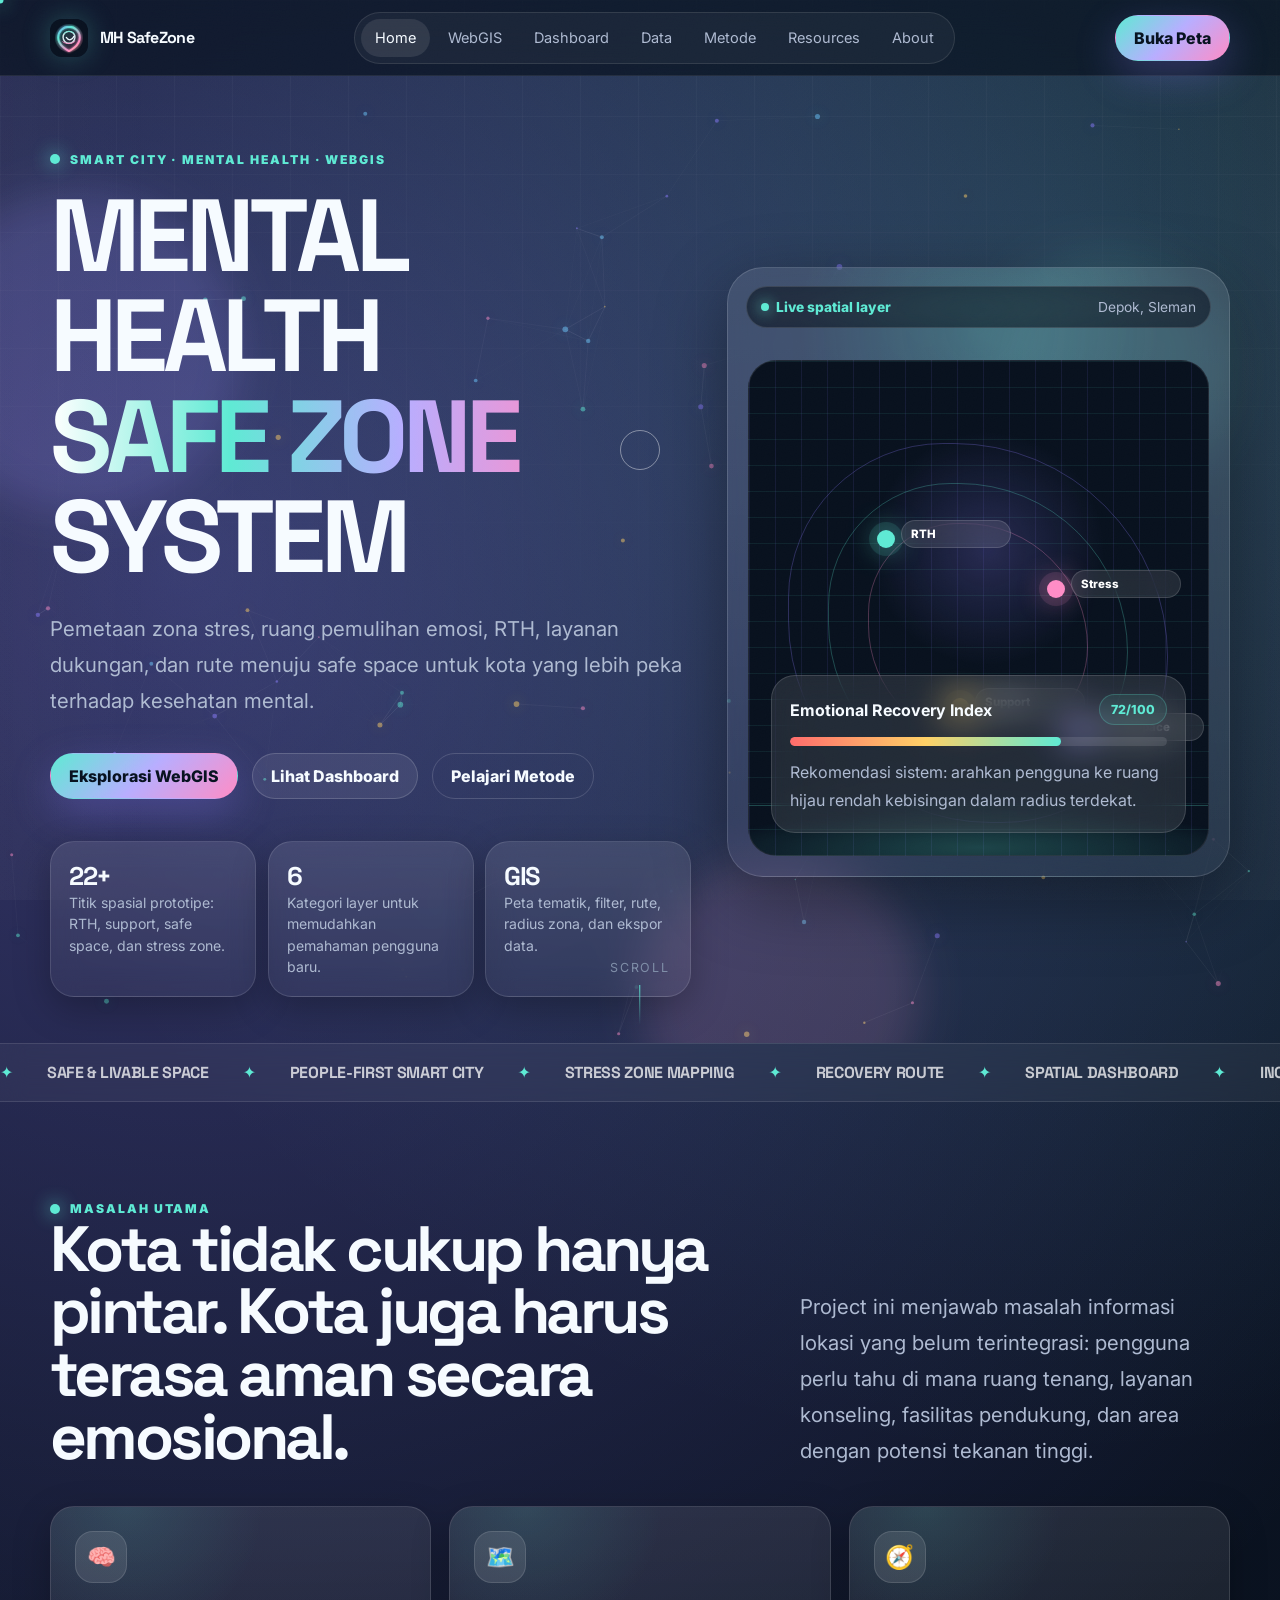
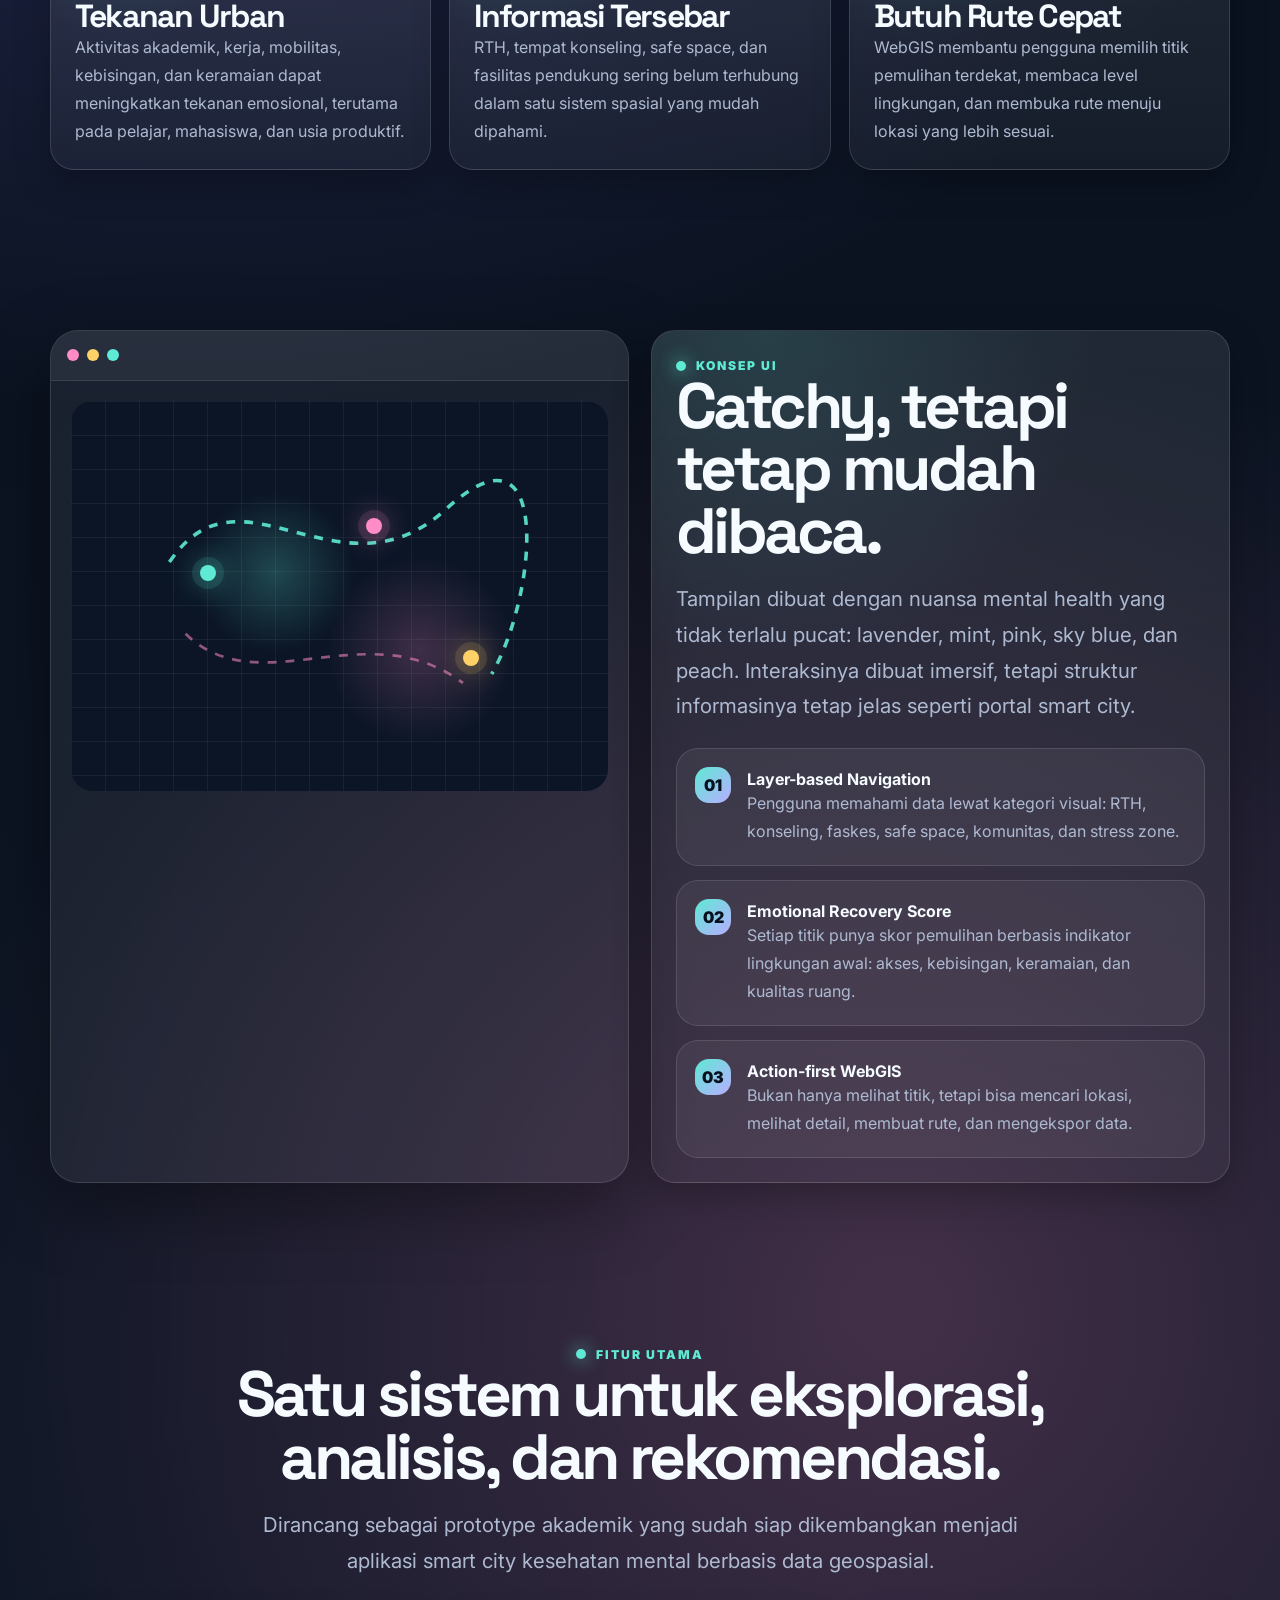
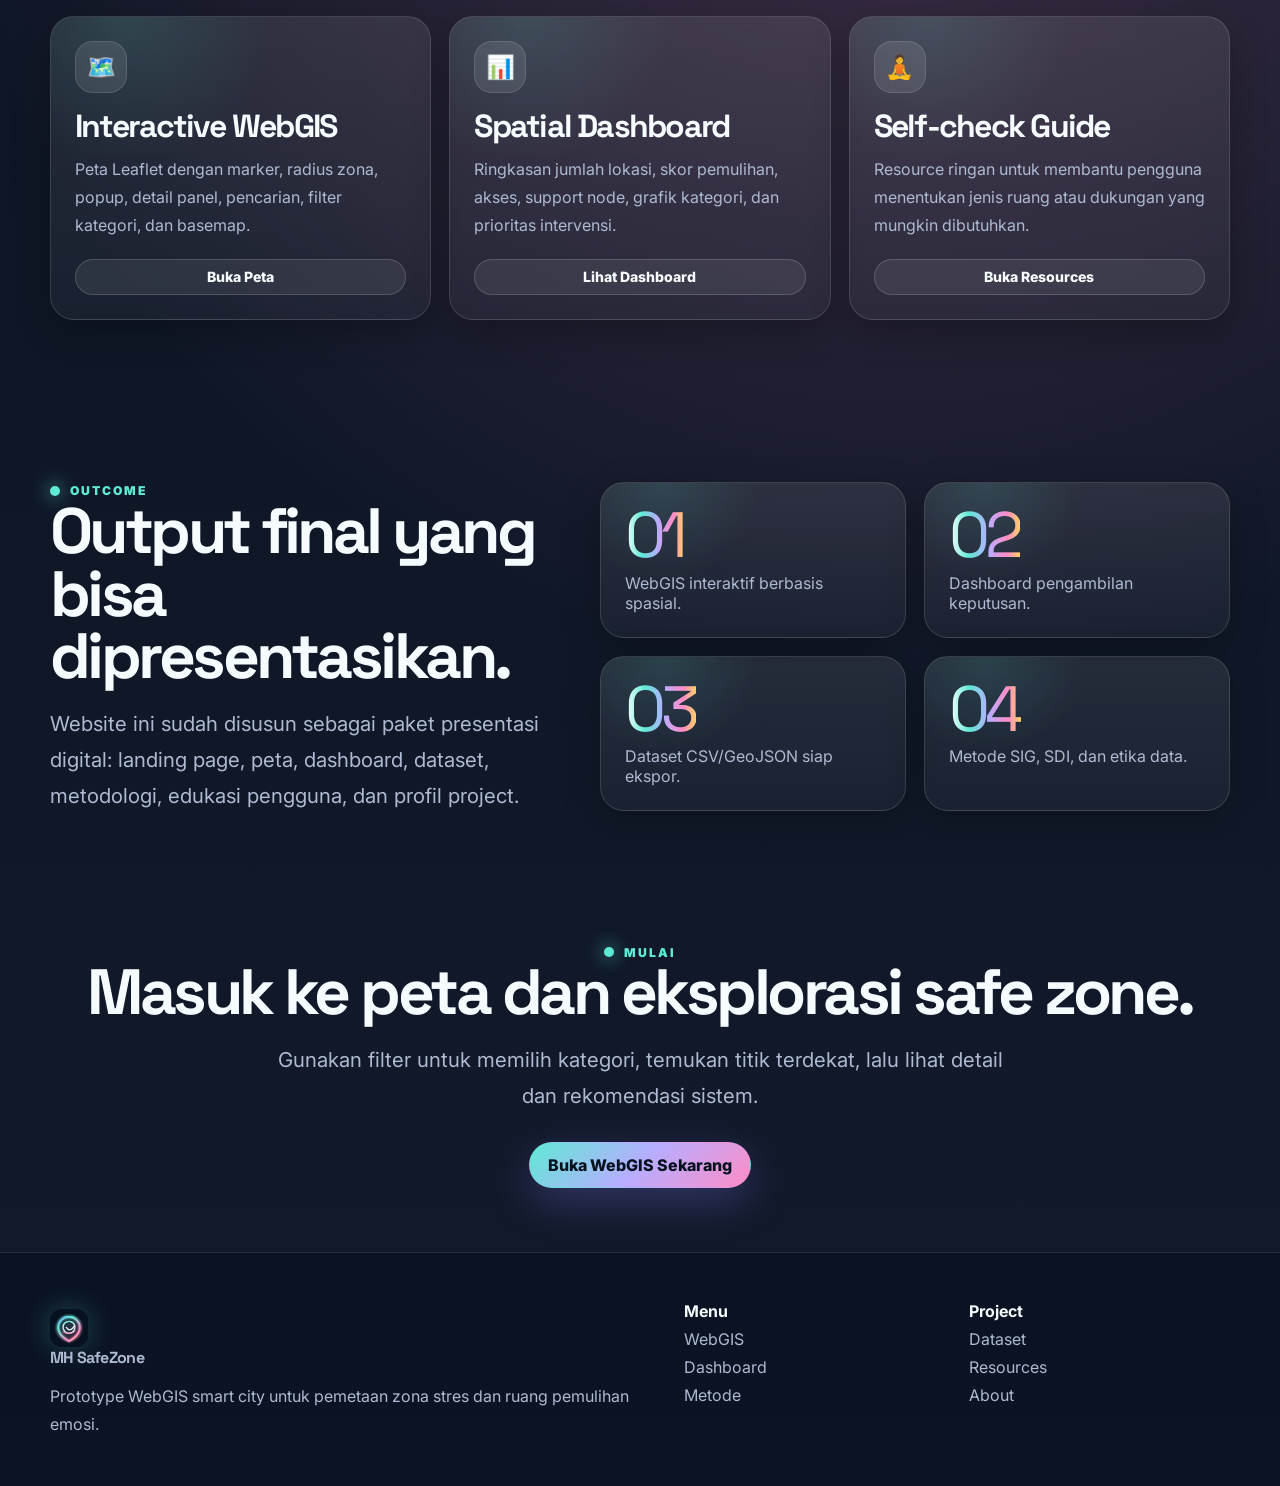
<file: index.html>
<!doctype html>
<html lang="id">
<head>
  <meta charset="utf-8">
  <meta name="viewport" content="width=device-width, initial-scale=1">
  <title>Mental Health Safe Zone System — Smart City WebGIS</title>
  <meta name="description" content="WebGIS interaktif untuk pemetaan zona stres dan ruang pemulihan emosi dalam smart city berbasis kesehatan mental.">
  <meta name="theme-color" content="#8B7CFF">
  <link rel="manifest" href="manifest.webmanifest">
  <link rel="icon" href="assets/img/logo.svg" type="image/svg+xml">
  <link rel="preconnect" href="https://fonts.googleapis.com">
  <link rel="preconnect" href="https://fonts.gstatic.com" crossorigin>
  <link href="https://fonts.googleapis.com/css2?family=Inter:wght@400;600;700;800;900&family=Space+Grotesk:wght@500;700&display=swap" rel="stylesheet">
  <link rel="stylesheet" href="assets/css/style.css">
</head>
<body>
  <a class="skip-link" href="#main">Lewati ke konten utama</a>
  <div class="noise" aria-hidden="true"></div>
  <div class="cursor-dot" aria-hidden="true"></div>
  <div class="cursor-ring" aria-hidden="true"></div>

  <header class="site-header">
    <nav class="nav container" aria-label="Navigasi utama">
      <a class="brand" href="index.html" aria-label="Mental Health Safe Zone System">
        <img src="assets/img/logo.svg" alt="Logo Mental Health Safe Zone">
        <span>MH SafeZone</span>
      </a>
      <div class="nav-links" data-nav-links>
        <a href="index.html">Home</a>
        <a href="map.html">WebGIS</a>
        <a href="dashboard.html">Dashboard</a>
        <a href="data.html">Data</a>
        <a href="methodology.html">Metode</a>
        <a href="resources.html">Resources</a>
        <a href="about.html">About</a>
      </div>
      <div class="nav-actions">
        <a class="btn primary" href="map.html">Buka Peta</a>
        <button class="menu-toggle" type="button" aria-label="Buka menu" aria-expanded="false" data-menu-toggle><span></span><span></span></button>
      </div>
    </nav>
  </header>

  <main id="main">
    <section class="hero">
      <canvas id="ambientCanvas" aria-hidden="true"></canvas>
      <div class="orb o1" aria-hidden="true"></div>
      <div class="orb o2" aria-hidden="true"></div>
      <div class="orb o3" aria-hidden="true"></div>
      <div class="container hero-grid">
        <div class="hero-copy reveal">
          <span class="kicker">Smart City · Mental Health · WebGIS</span>
          <h1 class="hero-title">
            <span class="line">Mental Health</span>
            <span class="line gradient-text">Safe Zone</span>
            <span class="line">System</span>
          </h1>
          <p class="lead hero-text">Pemetaan zona stres, ruang pemulihan emosi, RTH, layanan dukungan, dan rute menuju safe space untuk kota yang lebih peka terhadap kesehatan mental.</p>
          <div class="hero-actions">
            <a class="btn primary" href="map.html">Eksplorasi WebGIS</a>
            <a class="btn" href="dashboard.html">Lihat Dashboard</a>
            <a class="btn ghost" href="methodology.html">Pelajari Metode</a>
          </div>
          <div class="hero-meta">
            <div class="meta-card tilt">
              <strong data-count="22" data-suffix="+">0+</strong>
              <span>Titik spasial prototipe: RTH, support, safe space, dan stress zone.</span>
            </div>
            <div class="meta-card tilt">
              <strong data-count="6">0</strong>
              <span>Kategori layer untuk memudahkan pemahaman pengguna baru.</span>
            </div>
            <div class="meta-card tilt">
              <strong>GIS</strong>
              <span>Peta tematik, filter, rute, radius zona, dan ekspor data.</span>
            </div>
          </div>
        </div>
        <aside class="experience-panel tilt reveal" aria-label="Preview konsep WebGIS interaktif">
          <div class="panel-topbar">
            <span class="live-dot">Live spatial layer</span>
            <span>Depok, Sleman</span>
          </div>
          <div class="city-visual">
            <div class="city-line"></div>
            <div class="city-line"></div>
            <div class="city-line"></div>
            <span class="map-pin pin-1" data-label="RTH"></span>
            <span class="map-pin pin-2" data-label="Stress"></span>
            <span class="map-pin pin-3" data-label="Support"></span>
            <span class="map-pin pin-4" data-label="Safe Space"></span>
            <div class="mood-card">
              <div class="mood-row"><strong>Emotional Recovery Index</strong><span class="badge mint">72/100</span></div>
              <div class="mood-bar"><span></span></div>
              <p>Rekomendasi sistem: arahkan pengguna ke ruang hijau rendah kebisingan dalam radius terdekat.</p>
            </div>
          </div>
        </aside>
      </div>
      <div class="scrolldown">Scroll</div>
    </section>

    <div class="marquee" aria-hidden="true">
      <div class="marquee-track">
        <span>Safe & Livable Space</span><span>People-first Smart City</span><span>Stress Zone Mapping</span><span>Recovery Route</span><span>Spatial Dashboard</span><span>Inclusive Urban Health</span>
        <span>Safe & Livable Space</span><span>People-first Smart City</span><span>Stress Zone Mapping</span><span>Recovery Route</span><span>Spatial Dashboard</span><span>Inclusive Urban Health</span>
      </div>
    </div>

    <section class="section">
      <div class="container">
        <div class="section-head reveal">
          <div>
            <span class="kicker">Masalah Utama</span>
            <h2>Kota tidak cukup hanya pintar. Kota juga harus terasa aman secara emosional.</h2>
          </div>
          <p class="lead">Project ini menjawab masalah informasi lokasi yang belum terintegrasi: pengguna perlu tahu di mana ruang tenang, layanan konseling, fasilitas pendukung, dan area dengan potensi tekanan tinggi.</p>
        </div>
        <div class="card-grid three">
          <article class="glass-card reveal tilt">
            <div class="card-icon">🧠</div>
            <h3>Tekanan Urban</h3>
            <p>Aktivitas akademik, kerja, mobilitas, kebisingan, dan keramaian dapat meningkatkan tekanan emosional, terutama pada pelajar, mahasiswa, dan usia produktif.</p>
          </article>
          <article class="glass-card reveal tilt">
            <div class="card-icon">🗺️</div>
            <h3>Informasi Tersebar</h3>
            <p>RTH, tempat konseling, safe space, dan fasilitas pendukung sering belum terhubung dalam satu sistem spasial yang mudah dipahami.</p>
          </article>
          <article class="glass-card reveal tilt">
            <div class="card-icon">🧭</div>
            <h3>Butuh Rute Cepat</h3>
            <p>WebGIS membantu pengguna memilih titik pemulihan terdekat, membaca level lingkungan, dan membuka rute menuju lokasi yang lebih sesuai.</p>
          </article>
        </div>
      </div>
    </section>

    <section class="section compact">
      <div class="container preview-grid">
        <div class="mock-browser reveal">
          <div class="mock-bar"><span class="mock-dot"></span><span class="mock-dot"></span><span class="mock-dot"></span></div>
          <div class="mock-content">
            <div class="mini-map">
              <svg class="mini-route" viewBox="0 0 600 420" preserveAspectRatio="none" aria-hidden="true">
                <path d="M110 180 C 190 60, 300 230, 420 120 S 520 220, 470 305" fill="none" stroke="#5eead4" stroke-width="4" opacity=".9"/>
                <path d="M128 260 C 210 340, 330 235, 438 315" fill="none" stroke="#ff8cc6" stroke-width="3" opacity=".55"/>
              </svg>
              <span class="mini-pin a"></span><span class="mini-pin b"></span><span class="mini-pin c"></span>
            </div>
          </div>
        </div>
        <div class="glass-card reveal">
          <span class="kicker">Konsep UI</span>
          <h2>Catchy, tetapi tetap mudah dibaca.</h2>
          <p class="lead" style="margin-top:18px">Tampilan dibuat dengan nuansa mental health yang tidak terlalu pucat: lavender, mint, pink, sky blue, dan peach. Interaksinya dibuat imersif, tetapi struktur informasinya tetap jelas seperti portal smart city.</p>
          <div class="timeline" style="margin-top:24px">
            <div class="timeline-item"><strong>Layer-based Navigation</strong><p>Pengguna memahami data lewat kategori visual: RTH, konseling, faskes, safe space, komunitas, dan stress zone.</p></div>
            <div class="timeline-item"><strong>Emotional Recovery Score</strong><p>Setiap titik punya skor pemulihan berbasis indikator lingkungan awal: akses, kebisingan, keramaian, dan kualitas ruang.</p></div>
            <div class="timeline-item"><strong>Action-first WebGIS</strong><p>Bukan hanya melihat titik, tetapi bisa mencari lokasi, melihat detail, membuat rute, dan mengekspor data.</p></div>
          </div>
        </div>
      </div>
    </section>

    <section class="section">
      <div class="container">
        <div class="section-head centered reveal">
          <span class="kicker">Fitur Utama</span>
          <h2>Satu sistem untuk eksplorasi, analisis, dan rekomendasi.</h2>
          <p class="lead">Dirancang sebagai prototype akademik yang sudah siap dikembangkan menjadi aplikasi smart city kesehatan mental berbasis data geospasial.</p>
        </div>
        <div class="feature-row">
          <article class="glass-card feature-card reveal tilt"><div><div class="card-icon">🗺️</div><h3>Interactive WebGIS</h3><p>Peta Leaflet dengan marker, radius zona, popup, detail panel, pencarian, filter kategori, dan basemap.</p></div><a class="btn small" href="map.html">Buka Peta</a></article>
          <article class="glass-card feature-card reveal tilt"><div><div class="card-icon">📊</div><h3>Spatial Dashboard</h3><p>Ringkasan jumlah lokasi, skor pemulihan, akses, support node, grafik kategori, dan prioritas intervensi.</p></div><a class="btn small" href="dashboard.html">Lihat Dashboard</a></article>
          <article class="glass-card feature-card reveal tilt"><div><div class="card-icon">🧘</div><h3>Self-check Guide</h3><p>Resource ringan untuk membantu pengguna menentukan jenis ruang atau dukungan yang mungkin dibutuhkan.</p></div><a class="btn small" href="resources.html">Buka Resources</a></article>
        </div>
      </div>
    </section>

    <section class="section compact">
      <div class="container split">
        <div class="reveal">
          <span class="kicker">Outcome</span>
          <h2>Output final yang bisa dipresentasikan.</h2>
          <p class="lead" style="margin-top:18px">Website ini sudah disusun sebagai paket presentasi digital: landing page, peta, dashboard, dataset, metodologi, edukasi pengguna, dan profil project.</p>
        </div>
        <div class="card-grid two">
          <div class="glass-card reveal"><span class="stat-big gradient-text">01</span><span class="stat-label">WebGIS interaktif berbasis spasial.</span></div>
          <div class="glass-card reveal"><span class="stat-big gradient-text">02</span><span class="stat-label">Dashboard pengambilan keputusan.</span></div>
          <div class="glass-card reveal"><span class="stat-big gradient-text">03</span><span class="stat-label">Dataset CSV/GeoJSON siap ekspor.</span></div>
          <div class="glass-card reveal"><span class="stat-big gradient-text">04</span><span class="stat-label">Metode SIG, SDI, dan etika data.</span></div>
        </div>
      </div>
    </section>

    <section class="section compact">
      <div class="container center reveal">
        <span class="kicker">Mulai</span>
        <h2>Masuk ke peta dan eksplorasi safe zone.</h2>
        <p class="lead" style="margin:18px auto 28px">Gunakan filter untuk memilih kategori, temukan titik terdekat, lalu lihat detail dan rekomendasi sistem.</p>
        <a class="btn primary" href="map.html">Buka WebGIS Sekarang</a>
      </div>
    </section>
  </main>

  <footer class="footer">
    <div class="container footer-grid">
      <div>
        <a class="brand" href="index.html"><img src="assets/img/logo.svg" alt=""><span>MH SafeZone</span></a>
        <p style="margin-top:14px">Prototype WebGIS smart city untuk pemetaan zona stres dan ruang pemulihan emosi.</p>
      </div>
      <div><strong>Menu</strong><a href="map.html">WebGIS</a><a href="dashboard.html">Dashboard</a><a href="methodology.html">Metode</a></div>
      <div><strong>Project</strong><a href="data.html">Dataset</a><a href="resources.html">Resources</a><a href="about.html">About</a></div>
    </div>
  </footer>

  <script src="assets/js/data.js"></script>
  <script src="assets/js/main.js"></script>
</body>
</html>
</file>
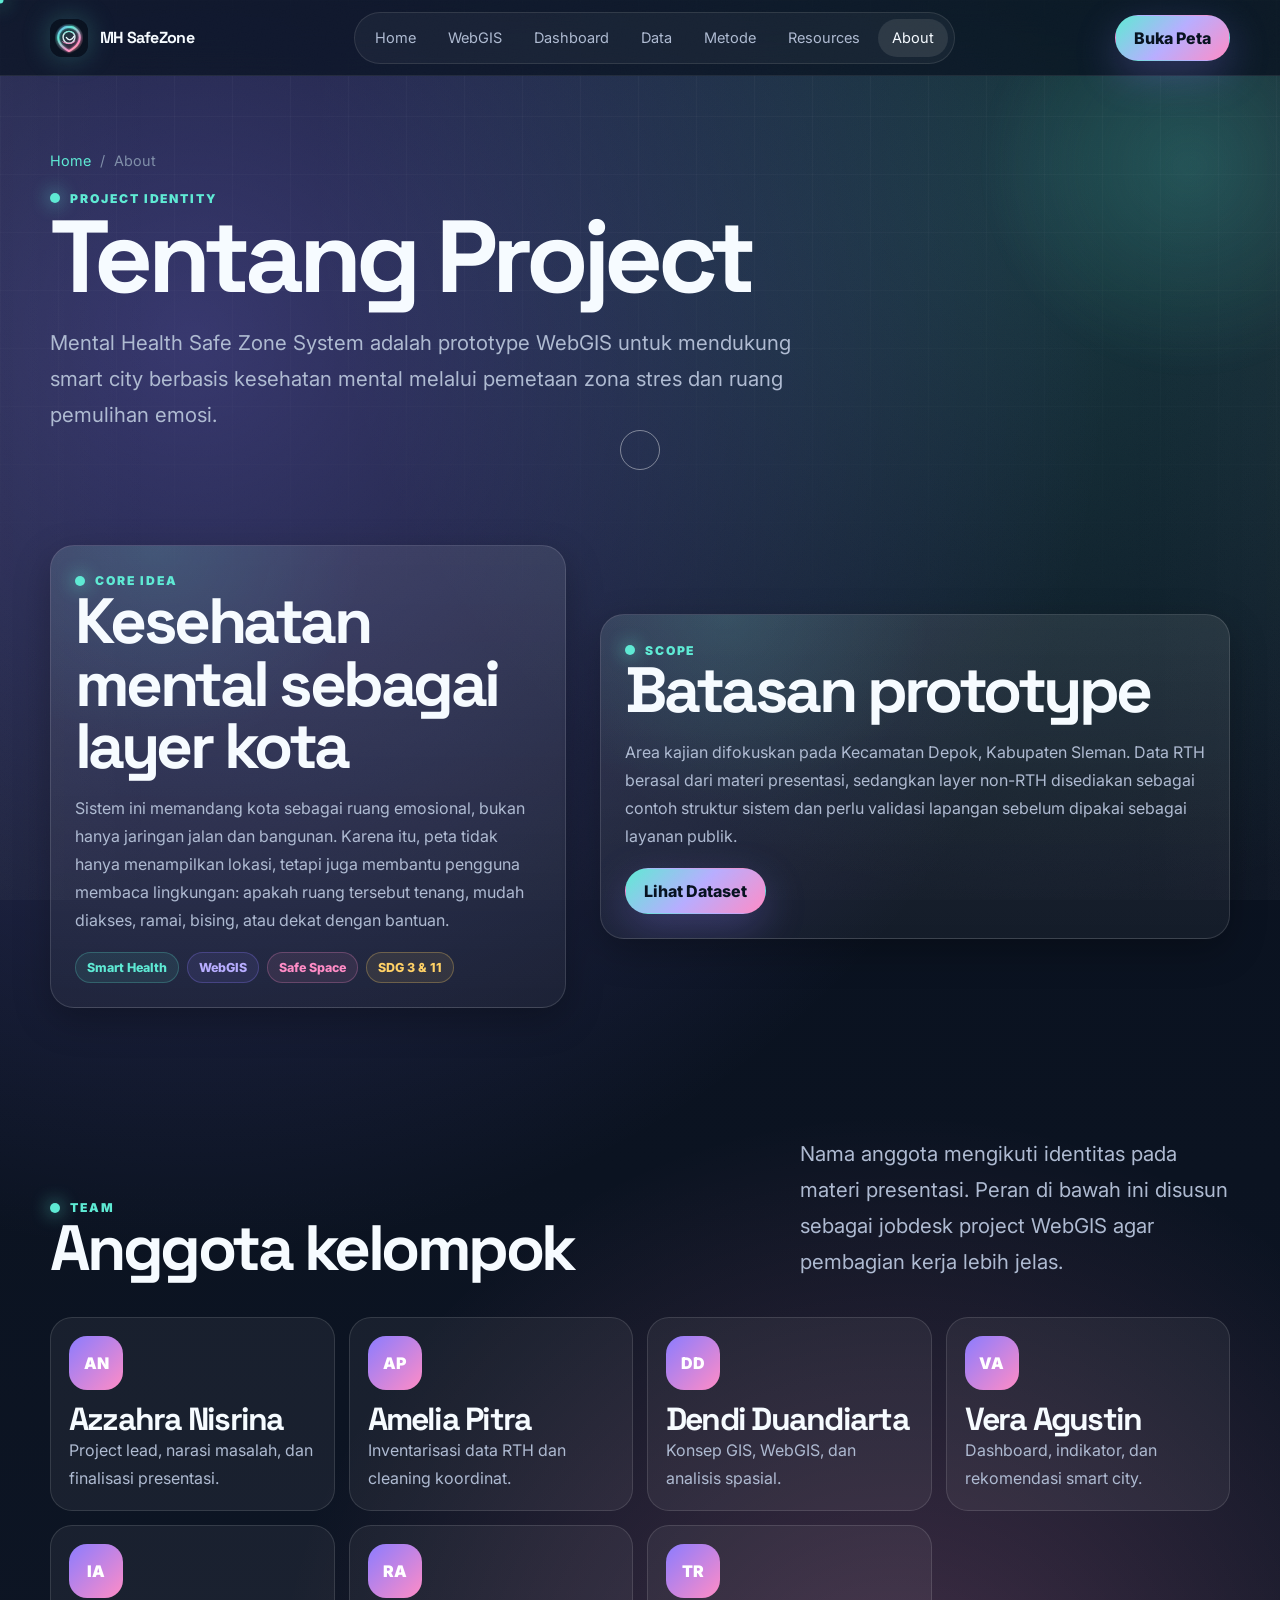
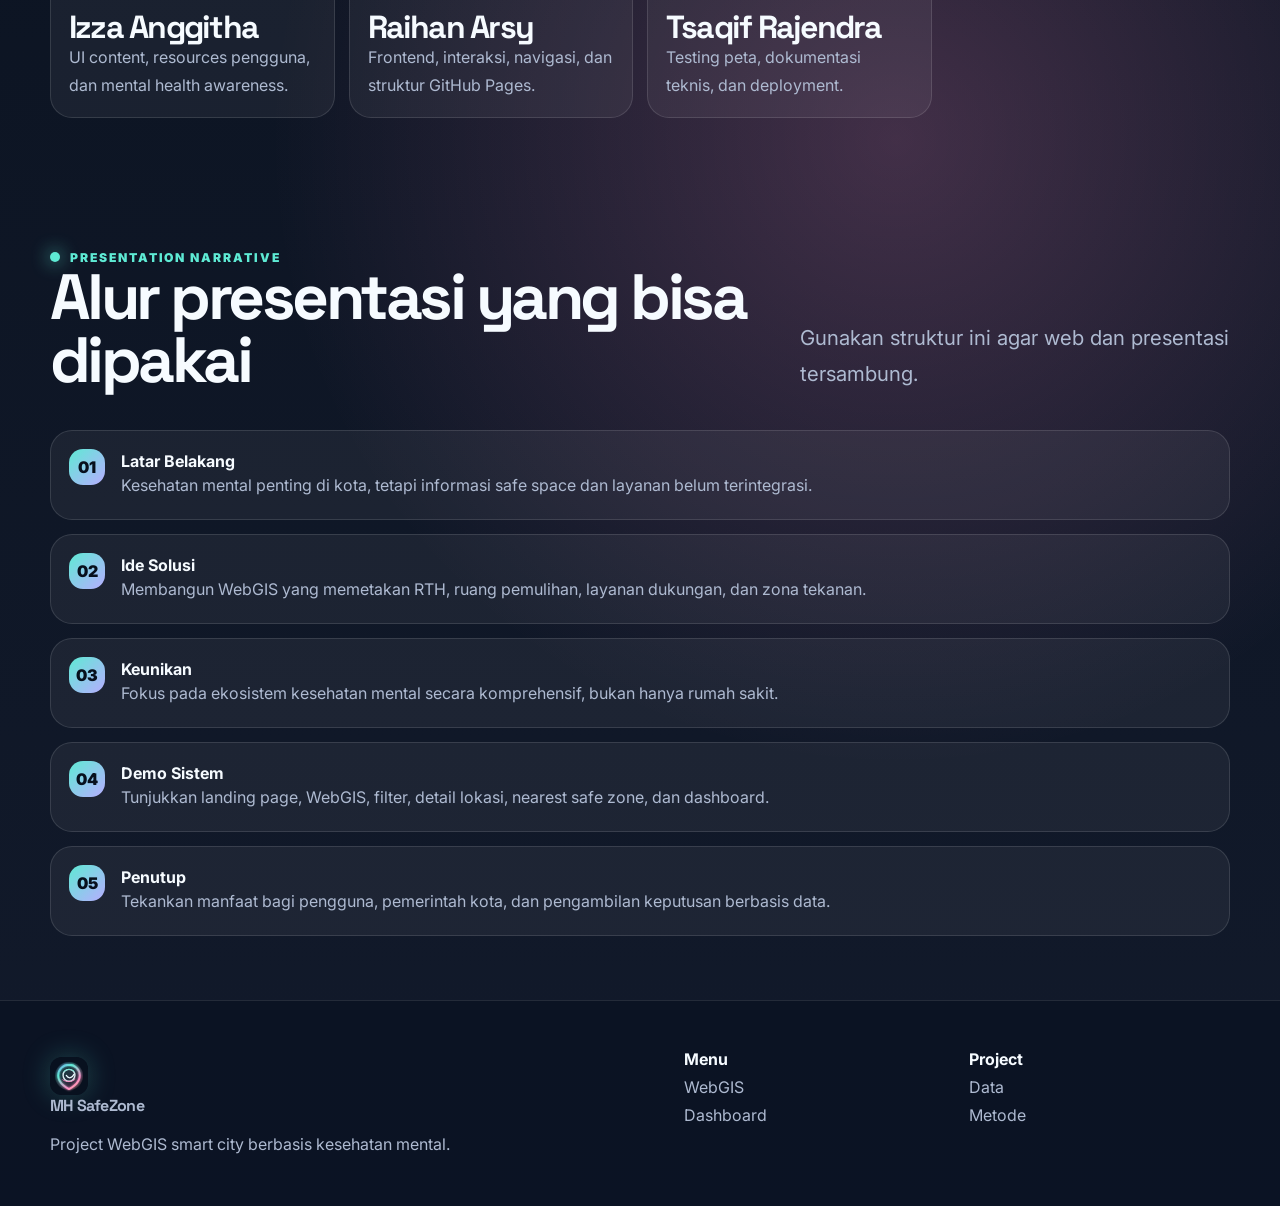
<file: about.html>
<!doctype html>
<html lang="id">
<head>
  <meta charset="utf-8"><meta name="viewport" content="width=device-width, initial-scale=1">
  <title>About — Mental Health Safe Zone System</title>
  <meta name="description" content="Tentang proyek Mental Health Safe Zone System.">
  <link rel="icon" href="assets/img/logo.svg" type="image/svg+xml">
  <link rel="preconnect" href="https://fonts.googleapis.com"><link rel="preconnect" href="https://fonts.gstatic.com" crossorigin>
  <link href="https://fonts.googleapis.com/css2?family=Inter:wght@400;600;700;800;900&family=Space+Grotesk:wght@500;700&display=swap" rel="stylesheet">
  <link rel="stylesheet" href="assets/css/style.css">
</head>
<body>
  <a class="skip-link" href="#main">Lewati ke konten utama</a><div class="noise" aria-hidden="true"></div><div class="cursor-dot" aria-hidden="true"></div><div class="cursor-ring" aria-hidden="true"></div>
  <header class="site-header"><nav class="nav container"><a class="brand" href="index.html"><img src="assets/img/logo.svg" alt="Logo"><span>MH SafeZone</span></a><div class="nav-links" data-nav-links><a href="index.html">Home</a><a href="map.html">WebGIS</a><a href="dashboard.html">Dashboard</a><a href="data.html">Data</a><a href="methodology.html">Metode</a><a href="resources.html">Resources</a><a href="about.html">About</a></div><div class="nav-actions"><a class="btn primary" href="map.html">Buka Peta</a><button class="menu-toggle" type="button" aria-label="Buka menu" data-menu-toggle><span></span><span></span></button></div></nav></header>
  <main id="main">
    <section class="page-hero"><div class="container"><div class="breadcrumb"><a href="index.html">Home</a><span>/</span><span>About</span></div><span class="kicker">Project Identity</span><h1>Tentang Project</h1><p class="lead" style="margin-top:18px">Mental Health Safe Zone System adalah prototype WebGIS untuk mendukung smart city berbasis kesehatan mental melalui pemetaan zona stres dan ruang pemulihan emosi.</p></div></section>

    <section class="section compact"><div class="container split">
      <article class="glass-card reveal"><span class="kicker">Core Idea</span><h2>Kesehatan mental sebagai layer kota</h2><p style="margin-top:16px">Sistem ini memandang kota sebagai ruang emosional, bukan hanya jaringan jalan dan bangunan. Karena itu, peta tidak hanya menampilkan lokasi, tetapi juga membantu pengguna membaca lingkungan: apakah ruang tersebut tenang, mudah diakses, ramai, bising, atau dekat dengan bantuan.</p><div class="tags" style="margin-top:18px"><span class="badge mint">Smart Health</span><span class="badge lavender">WebGIS</span><span class="badge pink">Safe Space</span><span class="badge peach">SDG 3 & 11</span></div></article>
      <article class="glass-card reveal"><span class="kicker">Scope</span><h2>Batasan prototype</h2><p style="margin-top:16px">Area kajian difokuskan pada Kecamatan Depok, Kabupaten Sleman. Data RTH berasal dari materi presentasi, sedangkan layer non-RTH disediakan sebagai contoh struktur sistem dan perlu validasi lapangan sebelum dipakai sebagai layanan publik.</p><a class="btn primary" href="data.html" style="margin-top:18px">Lihat Dataset</a></article>
    </div></section>

    <section class="section compact"><div class="container">
      <div class="section-head reveal"><div><span class="kicker">Team</span><h2>Anggota kelompok</h2></div><p class="lead">Nama anggota mengikuti identitas pada materi presentasi. Peran di bawah ini disusun sebagai jobdesk project WebGIS agar pembagian kerja lebih jelas.</p></div>
      <div class="team-grid">
        <article class="member-card reveal"><div class="avatar">AN</div><h3>Azzahra Nisrina</h3><p>Project lead, narasi masalah, dan finalisasi presentasi.</p></article>
        <article class="member-card reveal"><div class="avatar">AP</div><h3>Amelia Pitra</h3><p>Inventarisasi data RTH dan cleaning koordinat.</p></article>
        <article class="member-card reveal"><div class="avatar">DD</div><h3>Dendi Duandiarta</h3><p>Konsep GIS, WebGIS, dan analisis spasial.</p></article>
        <article class="member-card reveal"><div class="avatar">VA</div><h3>Vera Agustin</h3><p>Dashboard, indikator, dan rekomendasi smart city.</p></article>
        <article class="member-card reveal"><div class="avatar">IA</div><h3>Izza Anggitha</h3><p>UI content, resources pengguna, dan mental health awareness.</p></article>
        <article class="member-card reveal"><div class="avatar">RA</div><h3>Raihan Arsy</h3><p>Frontend, interaksi, navigasi, dan struktur GitHub Pages.</p></article>
        <article class="member-card reveal"><div class="avatar">TR</div><h3>Tsaqif Rajendra</h3><p>Testing peta, dokumentasi teknis, dan deployment.</p></article>
      </div>
    </div></section>

    <section class="section compact"><div class="container">
      <div class="section-head reveal"><div><span class="kicker">Presentation Narrative</span><h2>Alur presentasi yang bisa dipakai</h2></div><p class="lead">Gunakan struktur ini agar web dan presentasi tersambung.</p></div>
      <div class="timeline reveal">
        <div class="timeline-item"><strong>Latar Belakang</strong><p>Kesehatan mental penting di kota, tetapi informasi safe space dan layanan belum terintegrasi.</p></div>
        <div class="timeline-item"><strong>Ide Solusi</strong><p>Membangun WebGIS yang memetakan RTH, ruang pemulihan, layanan dukungan, dan zona tekanan.</p></div>
        <div class="timeline-item"><strong>Keunikan</strong><p>Fokus pada ekosistem kesehatan mental secara komprehensif, bukan hanya rumah sakit.</p></div>
        <div class="timeline-item"><strong>Demo Sistem</strong><p>Tunjukkan landing page, WebGIS, filter, detail lokasi, nearest safe zone, dan dashboard.</p></div>
        <div class="timeline-item"><strong>Penutup</strong><p>Tekankan manfaat bagi pengguna, pemerintah kota, dan pengambilan keputusan berbasis data.</p></div>
      </div>
    </div></section>
  </main>
  <footer class="footer"><div class="container footer-grid"><div><a class="brand" href="index.html"><img src="assets/img/logo.svg" alt=""><span>MH SafeZone</span></a><p style="margin-top:14px">Project WebGIS smart city berbasis kesehatan mental.</p></div><div><strong>Menu</strong><a href="map.html">WebGIS</a><a href="dashboard.html">Dashboard</a></div><div><strong>Project</strong><a href="data.html">Data</a><a href="methodology.html">Metode</a></div></div></footer>
  <script src="assets/js/data.js"></script><script src="assets/js/main.js"></script>
</body>
</html>
</file>
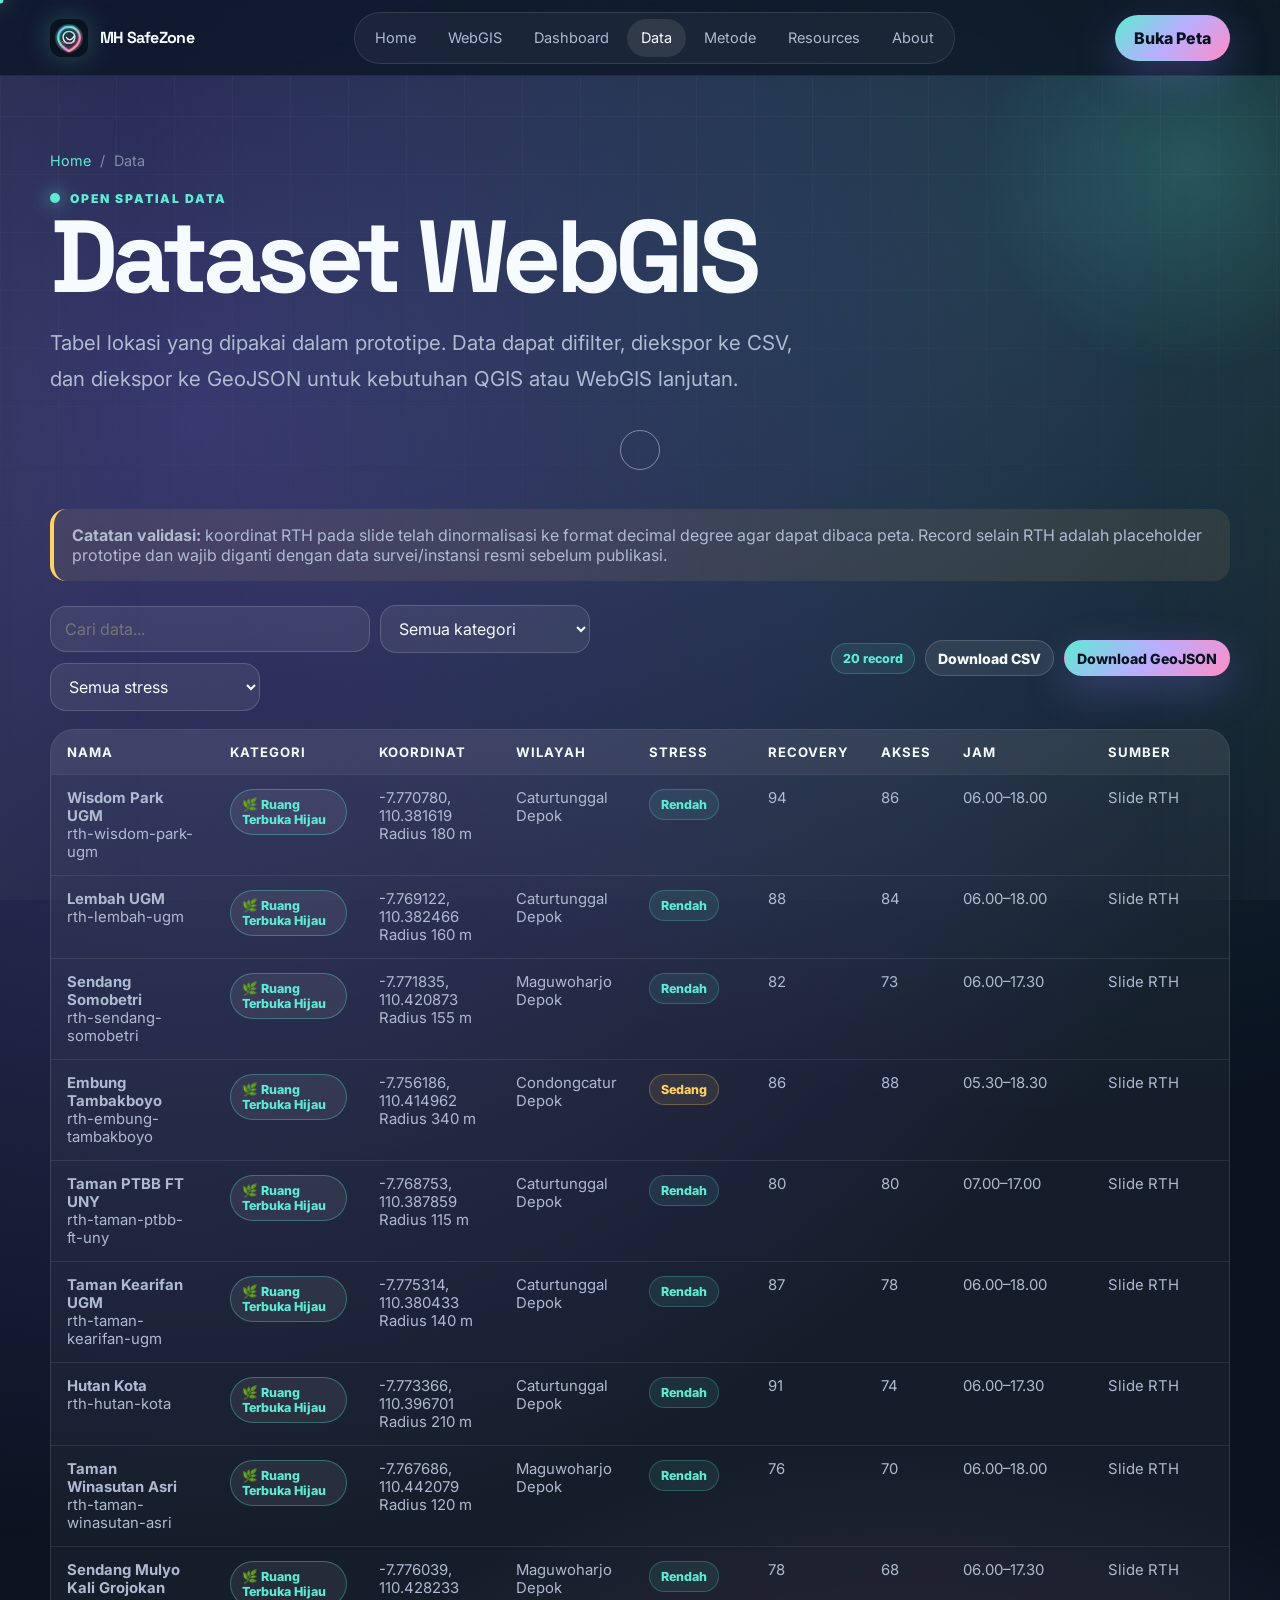
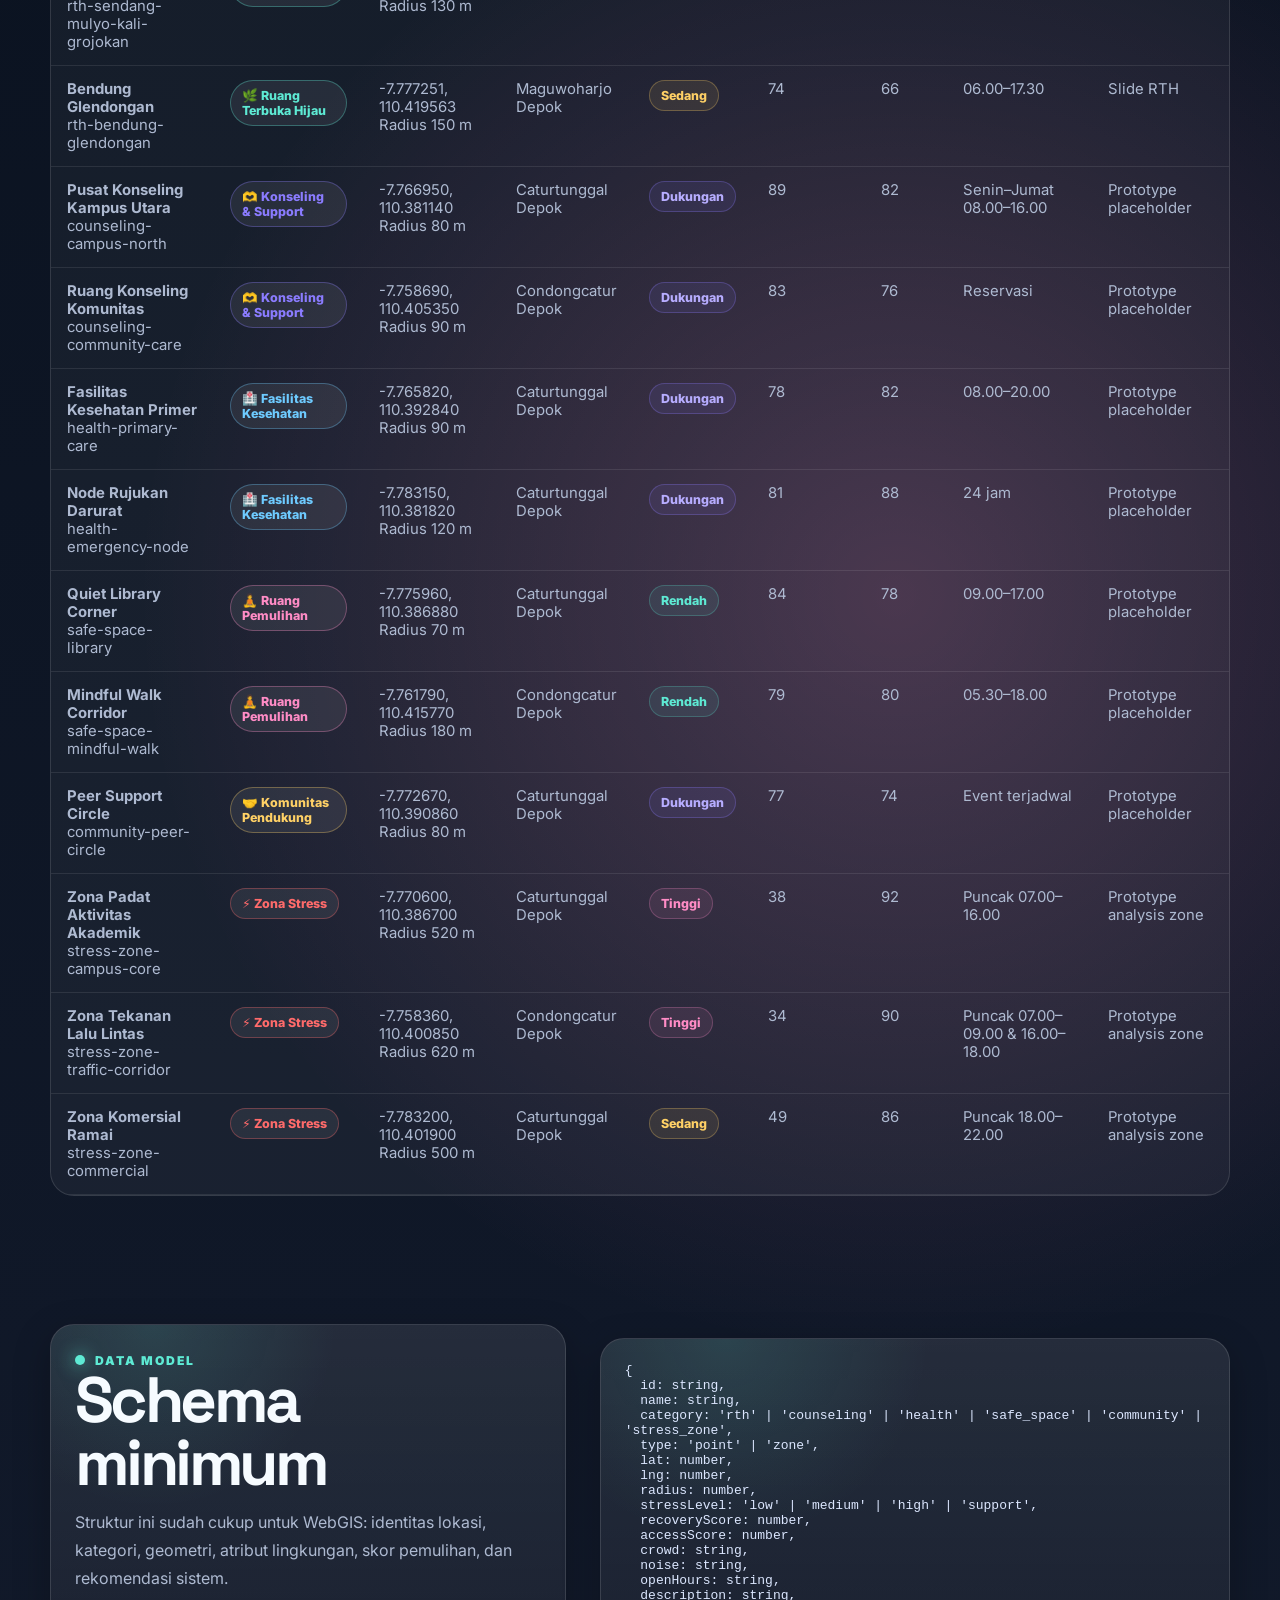
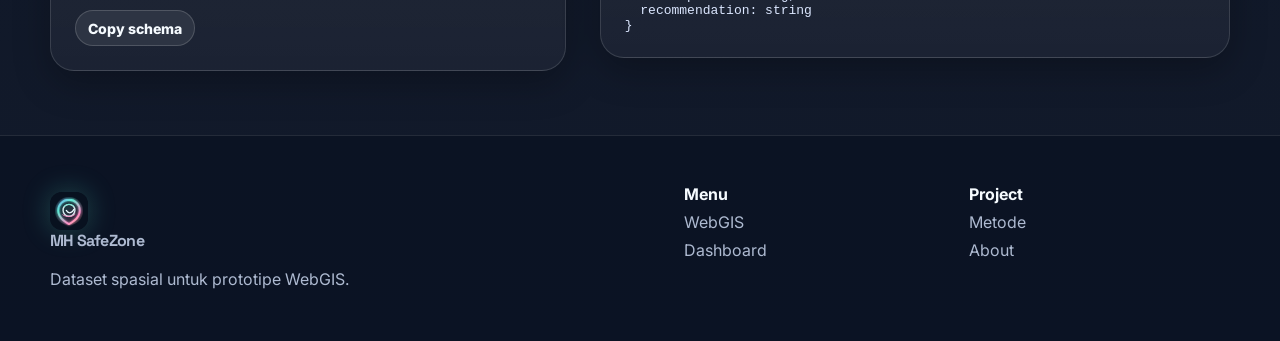
<file: data.html>
<!doctype html>
<html lang="id">
<head>
  <meta charset="utf-8"><meta name="viewport" content="width=device-width, initial-scale=1">
  <title>Dataset — Mental Health Safe Zone System</title>
  <meta name="description" content="Dataset spasial WebGIS Mental Health Safe Zone System.">
  <link rel="icon" href="assets/img/logo.svg" type="image/svg+xml">
  <link rel="preconnect" href="https://fonts.googleapis.com"><link rel="preconnect" href="https://fonts.gstatic.com" crossorigin>
  <link href="https://fonts.googleapis.com/css2?family=Inter:wght@400;600;700;800;900&family=Space+Grotesk:wght@500;700&display=swap" rel="stylesheet">
  <link rel="stylesheet" href="assets/css/style.css">
</head>
<body>
  <a class="skip-link" href="#main">Lewati ke konten utama</a><div class="noise" aria-hidden="true"></div><div class="cursor-dot" aria-hidden="true"></div><div class="cursor-ring" aria-hidden="true"></div>
  <header class="site-header"><nav class="nav container"><a class="brand" href="index.html"><img src="assets/img/logo.svg" alt="Logo"><span>MH SafeZone</span></a><div class="nav-links" data-nav-links><a href="index.html">Home</a><a href="map.html">WebGIS</a><a href="dashboard.html">Dashboard</a><a href="data.html">Data</a><a href="methodology.html">Metode</a><a href="resources.html">Resources</a><a href="about.html">About</a></div><div class="nav-actions"><a class="btn primary" href="map.html">Buka Peta</a><button class="menu-toggle" type="button" aria-label="Buka menu" data-menu-toggle><span></span><span></span></button></div></nav></header>
  <main id="main">
    <section class="page-hero"><div class="container"><div class="breadcrumb"><a href="index.html">Home</a><span>/</span><span>Data</span></div><span class="kicker">Open Spatial Data</span><h1>Dataset WebGIS</h1><p class="lead" style="margin-top:18px">Tabel lokasi yang dipakai dalam prototipe. Data dapat difilter, diekspor ke CSV, dan diekspor ke GeoJSON untuk kebutuhan QGIS atau WebGIS lanjutan.</p></div></section>
    <section class="section compact"><div class="container">
      <div class="notice reveal"><strong>Catatan validasi:</strong> koordinat RTH pada slide telah dinormalisasi ke format decimal degree agar dapat dibaca peta. Record selain RTH adalah placeholder prototipe dan wajib diganti dengan data survei/instansi resmi sebelum publikasi.</div>
      <div class="toolbar reveal" style="margin-top:24px">
        <div class="group">
          <input id="dataSearch" class="input" style="width:min(320px,100%)" type="search" placeholder="Cari data...">
          <select id="dataCategory" class="select" style="width:210px"><option value="all">Semua kategori</option><option value="rth">RTH</option><option value="counseling">Konseling</option><option value="health">Faskes</option><option value="safe_space">Safe Space</option><option value="community">Komunitas</option><option value="stress_zone">Stress Zone</option></select>
          <select id="dataStress" class="select" style="width:210px"><option value="all">Semua stress</option><option value="low">Rendah</option><option value="medium">Sedang</option><option value="high">Tinggi</option><option value="support">Dukungan</option></select>
        </div>
        <div class="group"><span class="badge mint" id="dataCount">0 record</span><button id="downloadCsv" class="btn small" type="button">Download CSV</button><button id="downloadJson" class="btn small primary" type="button">Download GeoJSON</button></div>
      </div>
      <div class="table-wrap reveal"><table><thead><tr><th>Nama</th><th>Kategori</th><th>Koordinat</th><th>Wilayah</th><th>Stress</th><th>Recovery</th><th>Akses</th><th>Jam</th><th>Sumber</th></tr></thead><tbody id="dataTableBody"></tbody></table></div>
    </div></section>
    <section class="section compact"><div class="container split">
      <article class="glass-card reveal"><span class="kicker">Data Model</span><h2>Schema minimum</h2><p style="margin-top:14px">Struktur ini sudah cukup untuk WebGIS: identitas lokasi, kategori, geometri, atribut lingkungan, skor pemulihan, dan rekomendasi sistem.</p><button id="copySchema" class="btn small" style="margin-top:18px" type="button">Copy schema</button></article>
      <pre id="schemaBlock" class="glass-card reveal" style="overflow:auto;white-space:pre-wrap;color:#dce7ff"><code>{
  id: string,
  name: string,
  category: 'rth' | 'counseling' | 'health' | 'safe_space' | 'community' | 'stress_zone',
  type: 'point' | 'zone',
  lat: number,
  lng: number,
  radius: number,
  stressLevel: 'low' | 'medium' | 'high' | 'support',
  recoveryScore: number,
  accessScore: number,
  crowd: string,
  noise: string,
  openHours: string,
  description: string,
  recommendation: string
}</code></pre>
    </div></section>
  </main>
  <footer class="footer"><div class="container footer-grid"><div><a class="brand" href="index.html"><img src="assets/img/logo.svg" alt=""><span>MH SafeZone</span></a><p style="margin-top:14px">Dataset spasial untuk prototipe WebGIS.</p></div><div><strong>Menu</strong><a href="map.html">WebGIS</a><a href="dashboard.html">Dashboard</a></div><div><strong>Project</strong><a href="methodology.html">Metode</a><a href="about.html">About</a></div></div></footer>
  <script src="assets/js/data.js"></script><script src="assets/js/main.js"></script><script src="assets/js/data-page.js"></script>
</body>
</html>
</file>
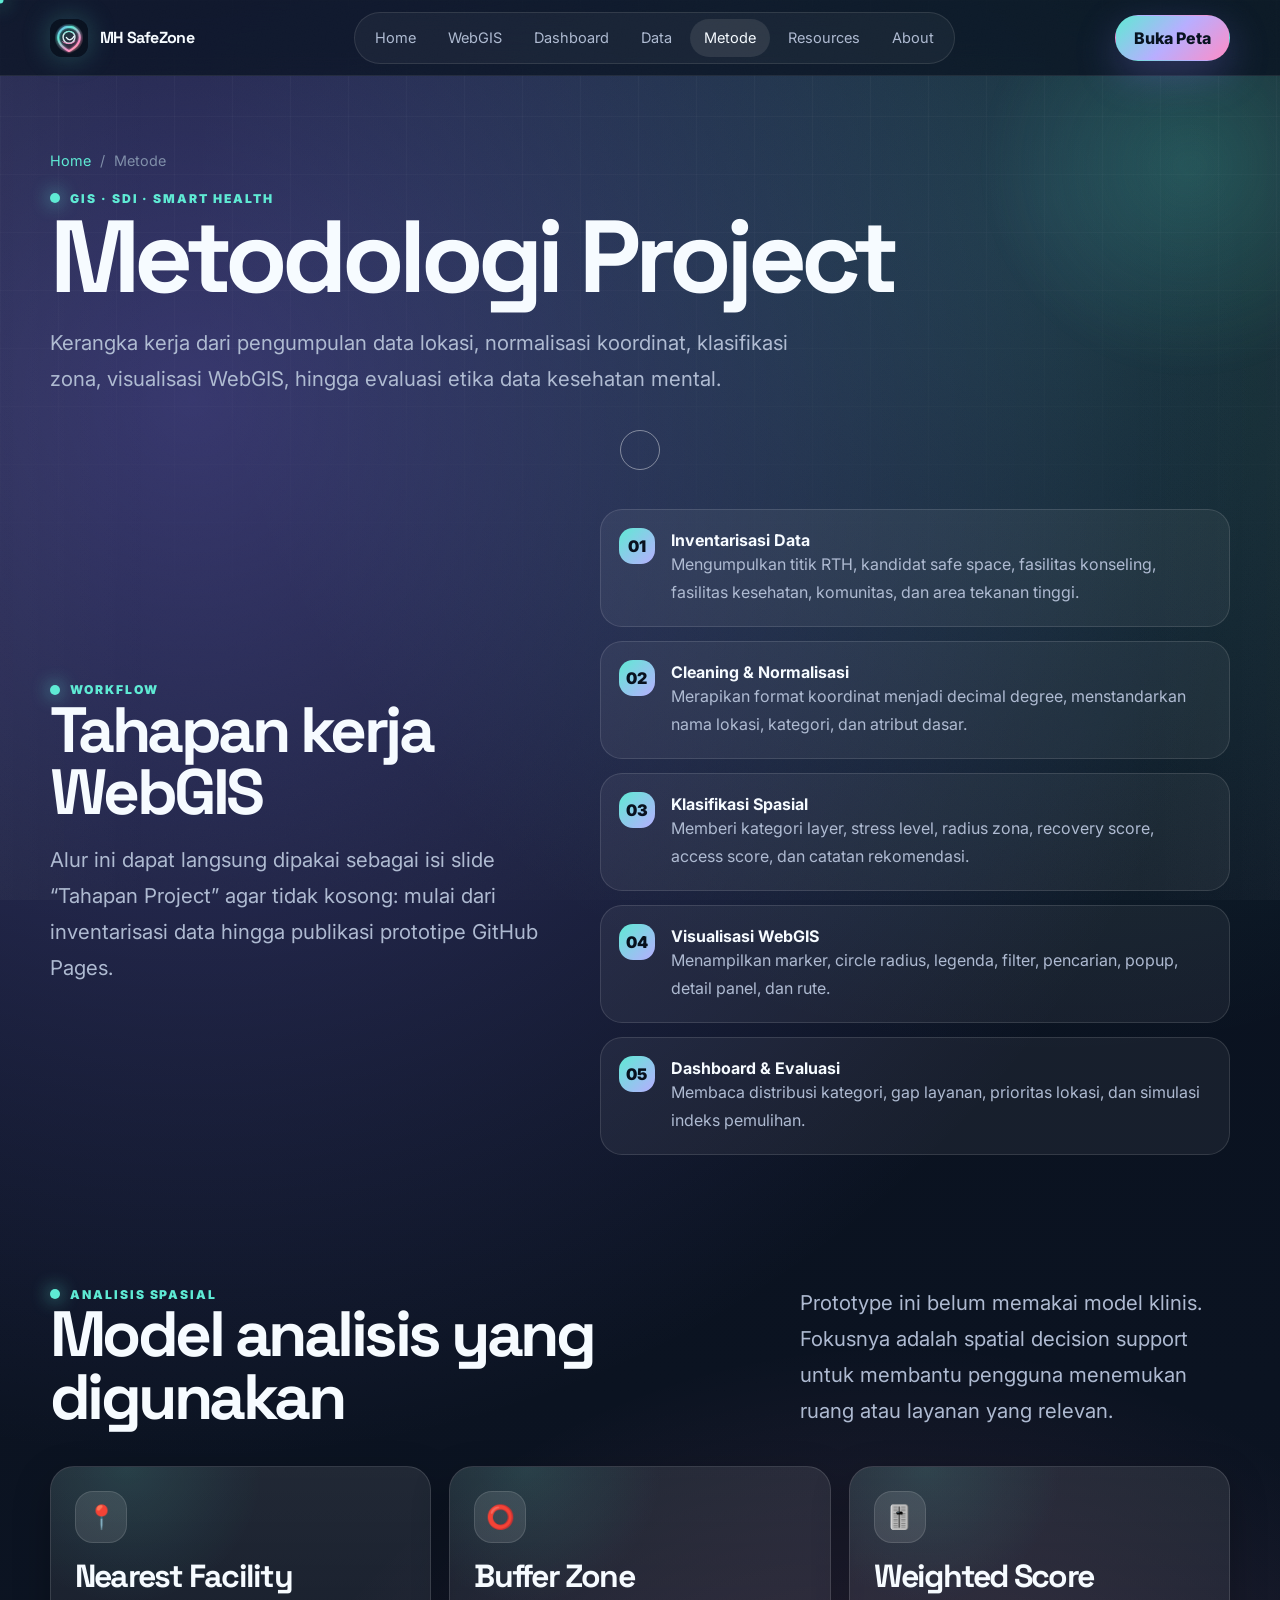
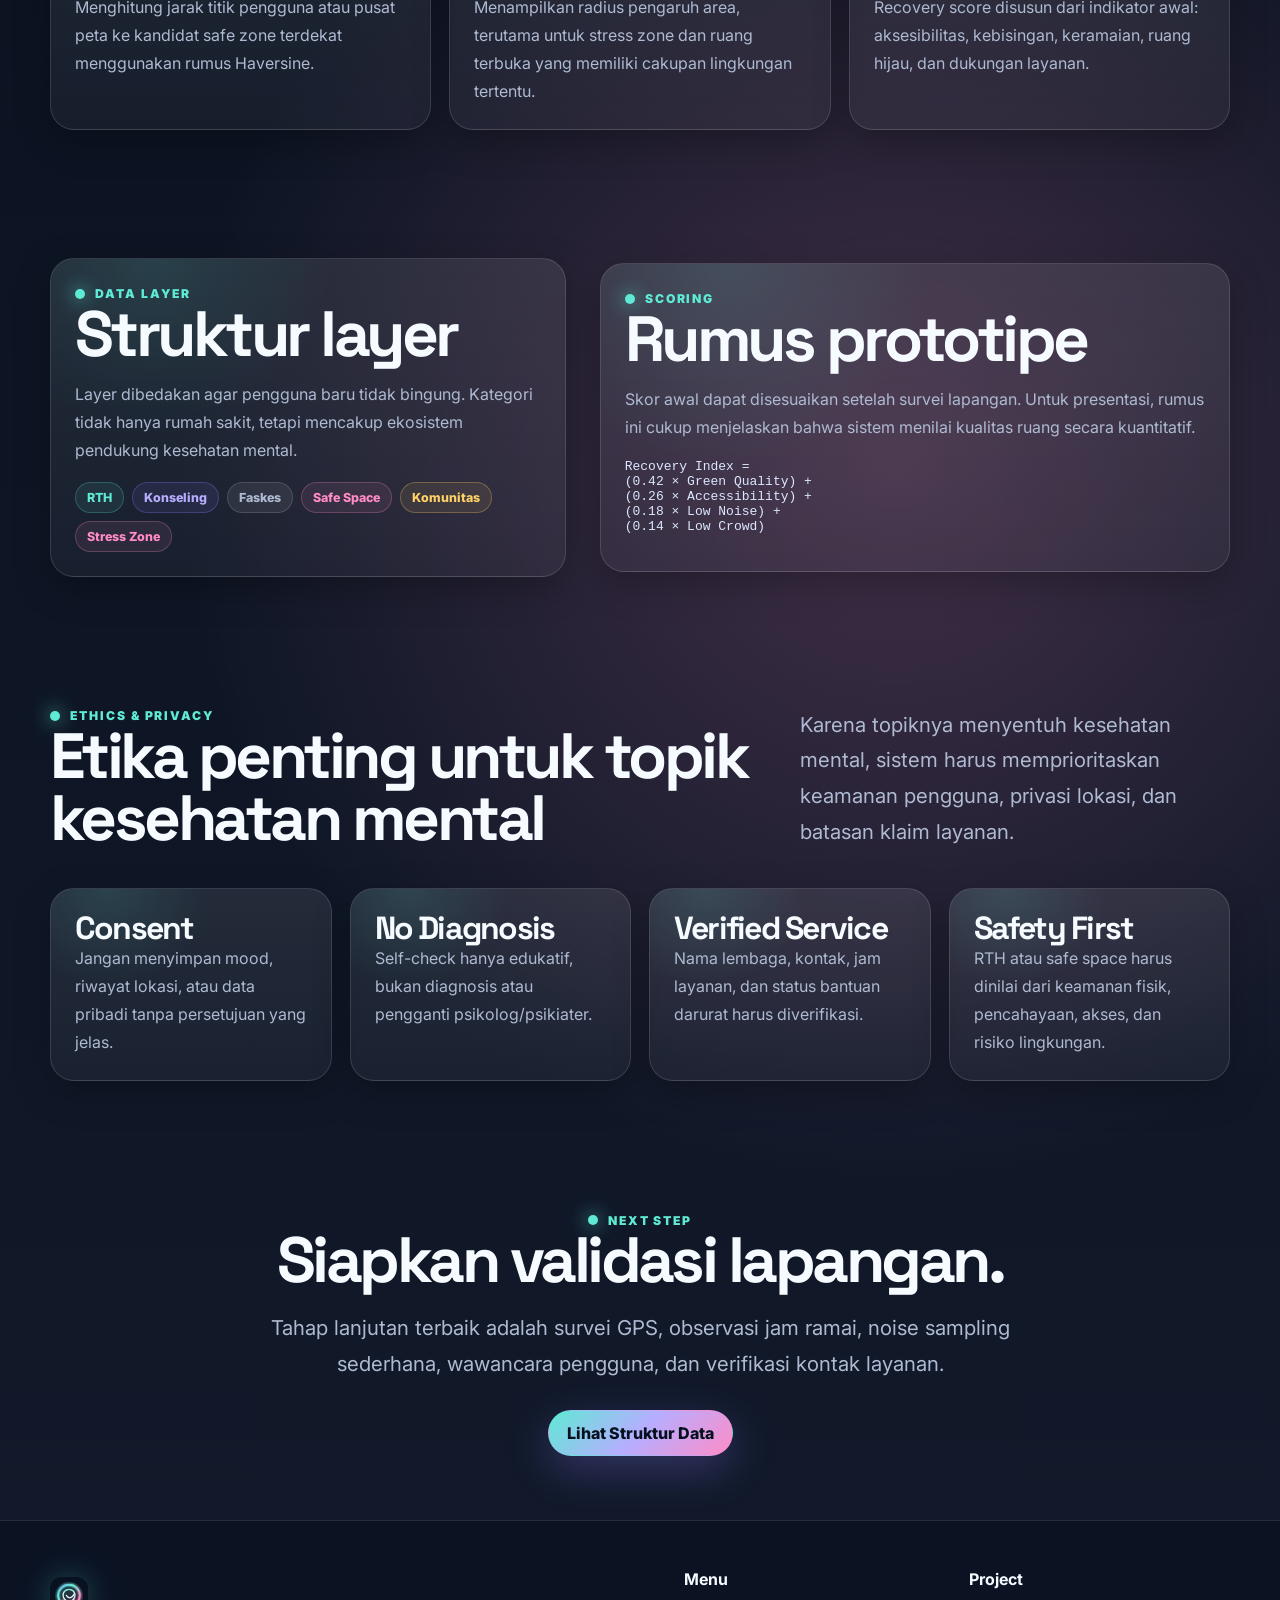
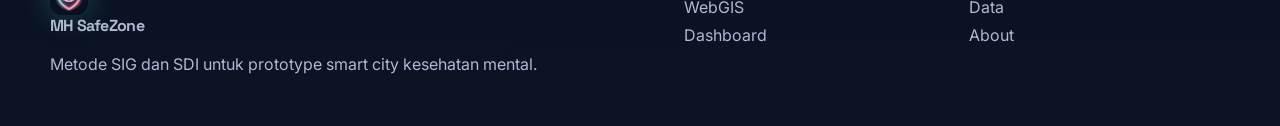
<file: methodology.html>
<!doctype html>
<html lang="id">
<head>
  <meta charset="utf-8"><meta name="viewport" content="width=device-width, initial-scale=1">
  <title>Metode — Mental Health Safe Zone System</title>
  <meta name="description" content="Metodologi SIG, SDI, WebGIS, dan analisis spasial Mental Health Safe Zone System.">
  <link rel="icon" href="assets/img/logo.svg" type="image/svg+xml">
  <link rel="preconnect" href="https://fonts.googleapis.com"><link rel="preconnect" href="https://fonts.gstatic.com" crossorigin>
  <link href="https://fonts.googleapis.com/css2?family=Inter:wght@400;600;700;800;900&family=Space+Grotesk:wght@500;700&display=swap" rel="stylesheet">
  <link rel="stylesheet" href="assets/css/style.css">
</head>
<body>
  <a class="skip-link" href="#main">Lewati ke konten utama</a><div class="noise" aria-hidden="true"></div><div class="cursor-dot" aria-hidden="true"></div><div class="cursor-ring" aria-hidden="true"></div>
  <header class="site-header"><nav class="nav container"><a class="brand" href="index.html"><img src="assets/img/logo.svg" alt="Logo"><span>MH SafeZone</span></a><div class="nav-links" data-nav-links><a href="index.html">Home</a><a href="map.html">WebGIS</a><a href="dashboard.html">Dashboard</a><a href="data.html">Data</a><a href="methodology.html">Metode</a><a href="resources.html">Resources</a><a href="about.html">About</a></div><div class="nav-actions"><a class="btn primary" href="map.html">Buka Peta</a><button class="menu-toggle" type="button" aria-label="Buka menu" data-menu-toggle><span></span><span></span></button></div></nav></header>
  <main id="main">
    <section class="page-hero"><div class="container"><div class="breadcrumb"><a href="index.html">Home</a><span>/</span><span>Metode</span></div><span class="kicker">GIS · SDI · Smart Health</span><h1>Metodologi Project</h1><p class="lead" style="margin-top:18px">Kerangka kerja dari pengumpulan data lokasi, normalisasi koordinat, klasifikasi zona, visualisasi WebGIS, hingga evaluasi etika data kesehatan mental.</p></div></section>

    <section class="section compact"><div class="container split">
      <div class="reveal"><span class="kicker">Workflow</span><h2>Tahapan kerja WebGIS</h2><p class="lead" style="margin-top:18px">Alur ini dapat langsung dipakai sebagai isi slide “Tahapan Project” agar tidak kosong: mulai dari inventarisasi data hingga publikasi prototipe GitHub Pages.</p></div>
      <div class="timeline reveal">
        <div class="timeline-item"><strong>Inventarisasi Data</strong><p>Mengumpulkan titik RTH, kandidat safe space, fasilitas konseling, fasilitas kesehatan, komunitas, dan area tekanan tinggi.</p></div>
        <div class="timeline-item"><strong>Cleaning & Normalisasi</strong><p>Merapikan format koordinat menjadi decimal degree, menstandarkan nama lokasi, kategori, dan atribut dasar.</p></div>
        <div class="timeline-item"><strong>Klasifikasi Spasial</strong><p>Memberi kategori layer, stress level, radius zona, recovery score, access score, dan catatan rekomendasi.</p></div>
        <div class="timeline-item"><strong>Visualisasi WebGIS</strong><p>Menampilkan marker, circle radius, legenda, filter, pencarian, popup, detail panel, dan rute.</p></div>
        <div class="timeline-item"><strong>Dashboard & Evaluasi</strong><p>Membaca distribusi kategori, gap layanan, prioritas lokasi, dan simulasi indeks pemulihan.</p></div>
      </div>
    </div></section>

    <section class="section compact"><div class="container">
      <div class="section-head reveal"><div><span class="kicker">Analisis Spasial</span><h2>Model analisis yang digunakan</h2></div><p class="lead">Prototype ini belum memakai model klinis. Fokusnya adalah spatial decision support untuk membantu pengguna menemukan ruang atau layanan yang relevan.</p></div>
      <div class="card-grid three">
        <article class="glass-card reveal"><div class="card-icon">📍</div><h3>Nearest Facility</h3><p>Menghitung jarak titik pengguna atau pusat peta ke kandidat safe zone terdekat menggunakan rumus Haversine.</p></article>
        <article class="glass-card reveal"><div class="card-icon">⭕</div><h3>Buffer Zone</h3><p>Menampilkan radius pengaruh area, terutama untuk stress zone dan ruang terbuka yang memiliki cakupan lingkungan tertentu.</p></article>
        <article class="glass-card reveal"><div class="card-icon">🎚️</div><h3>Weighted Score</h3><p>Recovery score disusun dari indikator awal: aksesibilitas, kebisingan, keramaian, ruang hijau, dan dukungan layanan.</p></article>
      </div>
    </div></section>

    <section class="section compact"><div class="container split">
      <article class="glass-card reveal"><span class="kicker">Data Layer</span><h2>Struktur layer</h2><p style="margin-top:14px">Layer dibedakan agar pengguna baru tidak bingung. Kategori tidak hanya rumah sakit, tetapi mencakup ekosistem pendukung kesehatan mental.</p><div class="tags" style="margin-top:18px"><span class="badge mint">RTH</span><span class="badge lavender">Konseling</span><span class="badge">Faskes</span><span class="badge pink">Safe Space</span><span class="badge peach">Komunitas</span><span class="badge pink">Stress Zone</span></div></article>
      <article class="glass-card reveal"><span class="kicker">Scoring</span><h2>Rumus prototipe</h2><p style="margin-top:14px">Skor awal dapat disesuaikan setelah survei lapangan. Untuk presentasi, rumus ini cukup menjelaskan bahwa sistem menilai kualitas ruang secara kuantitatif.</p><pre style="white-space:pre-wrap;color:#dce7ff;margin-top:18px"><code>Recovery Index =
(0.42 × Green Quality) +
(0.26 × Accessibility) +
(0.18 × Low Noise) +
(0.14 × Low Crowd)</code></pre></article>
    </div></section>

    <section class="section compact"><div class="container">
      <div class="section-head reveal"><div><span class="kicker">Ethics & Privacy</span><h2>Etika penting untuk topik kesehatan mental</h2></div><p class="lead">Karena topiknya menyentuh kesehatan mental, sistem harus memprioritaskan keamanan pengguna, privasi lokasi, dan batasan klaim layanan.</p></div>
      <div class="card-grid four">
        <article class="glass-card reveal"><h3>Consent</h3><p>Jangan menyimpan mood, riwayat lokasi, atau data pribadi tanpa persetujuan yang jelas.</p></article>
        <article class="glass-card reveal"><h3>No Diagnosis</h3><p>Self-check hanya edukatif, bukan diagnosis atau pengganti psikolog/psikiater.</p></article>
        <article class="glass-card reveal"><h3>Verified Service</h3><p>Nama lembaga, kontak, jam layanan, dan status bantuan darurat harus diverifikasi.</p></article>
        <article class="glass-card reveal"><h3>Safety First</h3><p>RTH atau safe space harus dinilai dari keamanan fisik, pencahayaan, akses, dan risiko lingkungan.</p></article>
      </div>
    </div></section>

    <section class="section compact"><div class="container center reveal"><span class="kicker">Next Step</span><h2>Siapkan validasi lapangan.</h2><p class="lead" style="margin:18px auto 28px">Tahap lanjutan terbaik adalah survei GPS, observasi jam ramai, noise sampling sederhana, wawancara pengguna, dan verifikasi kontak layanan.</p><a class="btn primary" href="data.html">Lihat Struktur Data</a></div></section>
  </main>
  <footer class="footer"><div class="container footer-grid"><div><a class="brand" href="index.html"><img src="assets/img/logo.svg" alt=""><span>MH SafeZone</span></a><p style="margin-top:14px">Metode SIG dan SDI untuk prototype smart city kesehatan mental.</p></div><div><strong>Menu</strong><a href="map.html">WebGIS</a><a href="dashboard.html">Dashboard</a></div><div><strong>Project</strong><a href="data.html">Data</a><a href="about.html">About</a></div></div></footer>
  <script src="assets/js/data.js"></script><script src="assets/js/main.js"></script>
</body>
</html>
</file>
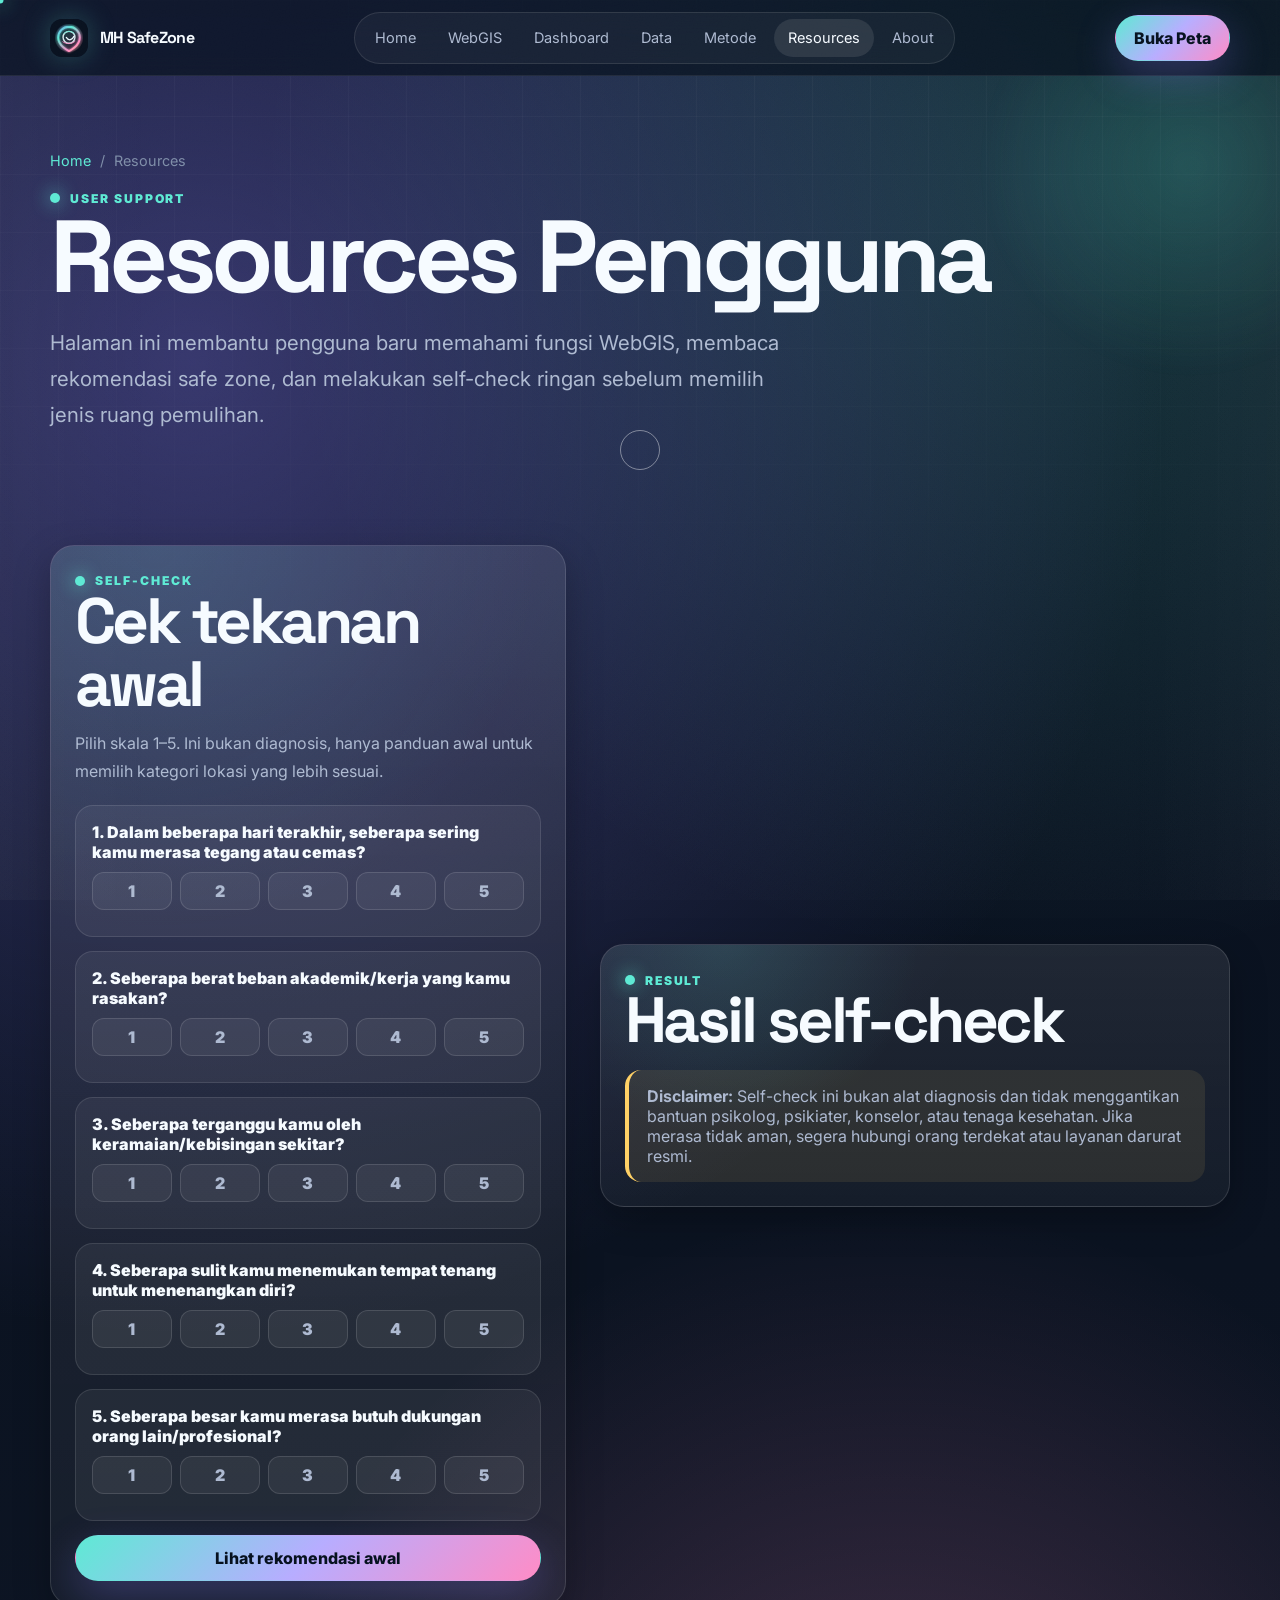
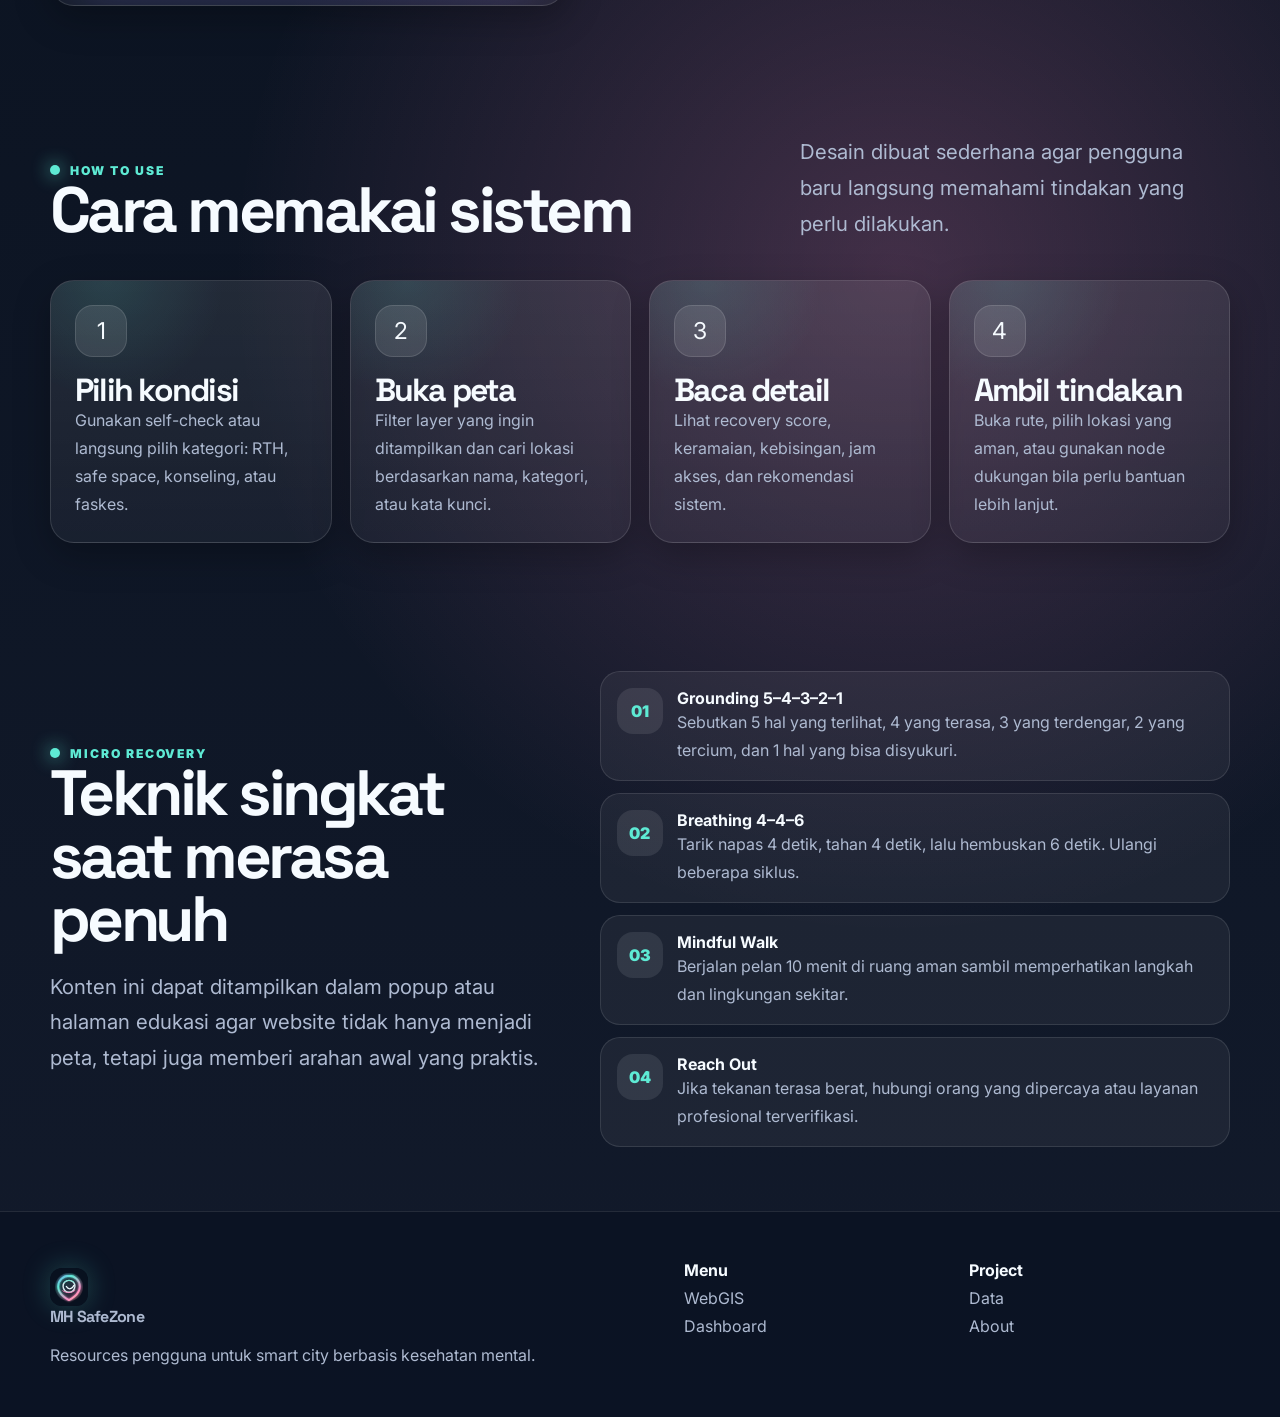
<file: resources.html>
<!doctype html>
<html lang="id">
<head>
  <meta charset="utf-8"><meta name="viewport" content="width=device-width, initial-scale=1">
  <title>Resources — Mental Health Safe Zone System</title>
  <meta name="description" content="Panduan ringan dan self-check untuk pengguna Mental Health Safe Zone System.">
  <link rel="icon" href="assets/img/logo.svg" type="image/svg+xml">
  <link rel="preconnect" href="https://fonts.googleapis.com"><link rel="preconnect" href="https://fonts.gstatic.com" crossorigin>
  <link href="https://fonts.googleapis.com/css2?family=Inter:wght@400;600;700;800;900&family=Space+Grotesk:wght@500;700&display=swap" rel="stylesheet">
  <link rel="stylesheet" href="assets/css/style.css">
</head>
<body>
  <a class="skip-link" href="#main">Lewati ke konten utama</a><div class="noise" aria-hidden="true"></div><div class="cursor-dot" aria-hidden="true"></div><div class="cursor-ring" aria-hidden="true"></div>
  <header class="site-header"><nav class="nav container"><a class="brand" href="index.html"><img src="assets/img/logo.svg" alt="Logo"><span>MH SafeZone</span></a><div class="nav-links" data-nav-links><a href="index.html">Home</a><a href="map.html">WebGIS</a><a href="dashboard.html">Dashboard</a><a href="data.html">Data</a><a href="methodology.html">Metode</a><a href="resources.html">Resources</a><a href="about.html">About</a></div><div class="nav-actions"><a class="btn primary" href="map.html">Buka Peta</a><button class="menu-toggle" type="button" aria-label="Buka menu" data-menu-toggle><span></span><span></span></button></div></nav></header>
  <main id="main">
    <section class="page-hero"><div class="container"><div class="breadcrumb"><a href="index.html">Home</a><span>/</span><span>Resources</span></div><span class="kicker">User Support</span><h1>Resources Pengguna</h1><p class="lead" style="margin-top:18px">Halaman ini membantu pengguna baru memahami fungsi WebGIS, membaca rekomendasi safe zone, dan melakukan self-check ringan sebelum memilih jenis ruang pemulihan.</p></div></section>

    <section class="section compact"><div class="container split">
      <article class="glass-card reveal">
        <span class="kicker">Self-check</span><h2>Cek tekanan awal</h2><p style="margin:14px 0 20px">Pilih skala 1–5. Ini bukan diagnosis, hanya panduan awal untuk memilih kategori lokasi yang lebih sesuai.</p>
        <form id="selfCheckForm" class="quiz">
          <div class="quiz-item"><label>1. Dalam beberapa hari terakhir, seberapa sering kamu merasa tegang atau cemas?</label><div class="scale"><label><input type="radio" name="q1" value="1"><span>1</span></label><label><input type="radio" name="q1" value="2"><span>2</span></label><label><input type="radio" name="q1" value="3"><span>3</span></label><label><input type="radio" name="q1" value="4"><span>4</span></label><label><input type="radio" name="q1" value="5"><span>5</span></label></div></div>
          <div class="quiz-item"><label>2. Seberapa berat beban akademik/kerja yang kamu rasakan?</label><div class="scale"><label><input type="radio" name="q2" value="1"><span>1</span></label><label><input type="radio" name="q2" value="2"><span>2</span></label><label><input type="radio" name="q2" value="3"><span>3</span></label><label><input type="radio" name="q2" value="4"><span>4</span></label><label><input type="radio" name="q2" value="5"><span>5</span></label></div></div>
          <div class="quiz-item"><label>3. Seberapa terganggu kamu oleh keramaian/kebisingan sekitar?</label><div class="scale"><label><input type="radio" name="q3" value="1"><span>1</span></label><label><input type="radio" name="q3" value="2"><span>2</span></label><label><input type="radio" name="q3" value="3"><span>3</span></label><label><input type="radio" name="q3" value="4"><span>4</span></label><label><input type="radio" name="q3" value="5"><span>5</span></label></div></div>
          <div class="quiz-item"><label>4. Seberapa sulit kamu menemukan tempat tenang untuk menenangkan diri?</label><div class="scale"><label><input type="radio" name="q4" value="1"><span>1</span></label><label><input type="radio" name="q4" value="2"><span>2</span></label><label><input type="radio" name="q4" value="3"><span>3</span></label><label><input type="radio" name="q4" value="4"><span>4</span></label><label><input type="radio" name="q4" value="5"><span>5</span></label></div></div>
          <div class="quiz-item"><label>5. Seberapa besar kamu merasa butuh dukungan orang lain/profesional?</label><div class="scale"><label><input type="radio" name="q5" value="1"><span>1</span></label><label><input type="radio" name="q5" value="2"><span>2</span></label><label><input type="radio" name="q5" value="3"><span>3</span></label><label><input type="radio" name="q5" value="4"><span>4</span></label><label><input type="radio" name="q5" value="5"><span>5</span></label></div></div>
          <button class="btn primary block" type="submit">Lihat rekomendasi awal</button>
        </form>
      </article>
      <aside class="glass-card reveal">
        <span class="kicker">Result</span><h2>Hasil self-check</h2><div id="selfCheckResult" class="result-box" style="margin-top:18px"></div>
        <div class="notice" style="margin-top:18px"><strong>Disclaimer:</strong> Self-check ini bukan alat diagnosis dan tidak menggantikan bantuan psikolog, psikiater, konselor, atau tenaga kesehatan. Jika merasa tidak aman, segera hubungi orang terdekat atau layanan darurat resmi.</div>
      </aside>
    </div></section>

    <section class="section compact"><div class="container">
      <div class="section-head reveal"><div><span class="kicker">How to Use</span><h2>Cara memakai sistem</h2></div><p class="lead">Desain dibuat sederhana agar pengguna baru langsung memahami tindakan yang perlu dilakukan.</p></div>
      <div class="card-grid four">
        <article class="glass-card reveal"><div class="card-icon">1</div><h3>Pilih kondisi</h3><p>Gunakan self-check atau langsung pilih kategori: RTH, safe space, konseling, atau faskes.</p></article>
        <article class="glass-card reveal"><div class="card-icon">2</div><h3>Buka peta</h3><p>Filter layer yang ingin ditampilkan dan cari lokasi berdasarkan nama, kategori, atau kata kunci.</p></article>
        <article class="glass-card reveal"><div class="card-icon">3</div><h3>Baca detail</h3><p>Lihat recovery score, keramaian, kebisingan, jam akses, dan rekomendasi sistem.</p></article>
        <article class="glass-card reveal"><div class="card-icon">4</div><h3>Ambil tindakan</h3><p>Buka rute, pilih lokasi yang aman, atau gunakan node dukungan bila perlu bantuan lebih lanjut.</p></article>
      </div>
    </div></section>

    <section class="section compact"><div class="container split">
      <div class="reveal"><span class="kicker">Micro Recovery</span><h2>Teknik singkat saat merasa penuh</h2><p class="lead" style="margin-top:18px">Konten ini dapat ditampilkan dalam popup atau halaman edukasi agar website tidak hanya menjadi peta, tetapi juga memberi arahan awal yang praktis.</p></div>
      <div class="resource-list reveal">
        <div class="resource-item"><span class="num">01</span><div><strong>Grounding 5–4–3–2–1</strong><p>Sebutkan 5 hal yang terlihat, 4 yang terasa, 3 yang terdengar, 2 yang tercium, dan 1 hal yang bisa disyukuri.</p></div></div>
        <div class="resource-item"><span class="num">02</span><div><strong>Breathing 4–4–6</strong><p>Tarik napas 4 detik, tahan 4 detik, lalu hembuskan 6 detik. Ulangi beberapa siklus.</p></div></div>
        <div class="resource-item"><span class="num">03</span><div><strong>Mindful Walk</strong><p>Berjalan pelan 10 menit di ruang aman sambil memperhatikan langkah dan lingkungan sekitar.</p></div></div>
        <div class="resource-item"><span class="num">04</span><div><strong>Reach Out</strong><p>Jika tekanan terasa berat, hubungi orang yang dipercaya atau layanan profesional terverifikasi.</p></div></div>
      </div>
    </div></section>
  </main>
  <footer class="footer"><div class="container footer-grid"><div><a class="brand" href="index.html"><img src="assets/img/logo.svg" alt=""><span>MH SafeZone</span></a><p style="margin-top:14px">Resources pengguna untuk smart city berbasis kesehatan mental.</p></div><div><strong>Menu</strong><a href="map.html">WebGIS</a><a href="dashboard.html">Dashboard</a></div><div><strong>Project</strong><a href="data.html">Data</a><a href="about.html">About</a></div></div></footer>
  <script src="assets/js/data.js"></script><script src="assets/js/main.js"></script><script src="assets/js/resources.js"></script>
</body>
</html>
</file>
<file: assets/css/style.css>
/*
  Mental Health Safe Zone System — GitHub Pages static website
  Design direction: immersive creative-tech + clear smart-city event layout
*/
:root {
  --bg: #08111f;
  --bg-2: #0f1b2d;
  --bg-3: #142036;
  --surface: rgba(255, 255, 255, 0.08);
  --surface-strong: rgba(255, 255, 255, 0.14);
  --surface-soft: rgba(255, 255, 255, 0.055);
  --border: rgba(255, 255, 255, 0.16);
  --border-strong: rgba(255, 255, 255, 0.26);
  --text: #f6fbff;
  --muted: #aebad1;
  --muted-2: #7f8ea8;
  --dark: #07101d;
  --mint: #5eead4;
  --mint-2: #2dd4bf;
  --lavender: #8b7cff;
  --lavender-2: #b7adff;
  --pink: #ff8cc6;
  --pink-2: #ff5aa5;
  --peach: #ffd166;
  --orange: #ff9f68;
  --sky: #6ecbff;
  --green: #8fffbb;
  --red: #ff6b6b;
  --yellow: #ffd166;
  --shadow: 0 22px 70px rgba(0, 0, 0, 0.38);
  --shadow-soft: 0 12px 36px rgba(0, 0, 0, 0.26);
  --radius-xl: 32px;
  --radius-lg: 24px;
  --radius-md: 18px;
  --radius-sm: 12px;
  --container: min(1180px, calc(100vw - 40px));
  --nav-h: 76px;
  --font-display: "Space Grotesk", system-ui, sans-serif;
  --font-body: "Inter", system-ui, -apple-system, BlinkMacSystemFont, "Segoe UI", sans-serif;
}

* { box-sizing: border-box; }
html { scroll-behavior: smooth; }
body {
  margin: 0;
  color: var(--text);
  background:
    radial-gradient(circle at 15% 12%, rgba(139, 124, 255, 0.35), transparent 34%),
    radial-gradient(circle at 82% 6%, rgba(94, 234, 212, 0.18), transparent 26%),
    radial-gradient(circle at 70% 62%, rgba(255, 140, 198, 0.22), transparent 32%),
    linear-gradient(180deg, #08111f 0%, #0b1321 42%, #121a2b 100%);
  font-family: var(--font-body);
  min-height: 100vh;
  overflow-x: hidden;
}
body::before {
  content: "";
  position: fixed;
  inset: 0;
  pointer-events: none;
  background-image:
    linear-gradient(rgba(255,255,255,.035) 1px, transparent 1px),
    linear-gradient(90deg, rgba(255,255,255,.035) 1px, transparent 1px);
  background-size: 58px 58px;
  mask-image: linear-gradient(to bottom, rgba(0,0,0,.95), transparent 78%);
  z-index: -3;
}
body::after {
  content: "";
  position: fixed;
  inset: 0;
  pointer-events: none;
  background: linear-gradient(90deg, rgba(255,255,255,.025), transparent 12%, transparent 88%, rgba(255,255,255,.025));
  z-index: -2;
}
a { color: inherit; text-decoration: none; }
img, svg { max-width: 100%; display: block; }
button, input, select, textarea { font: inherit; }
button { color: inherit; }
::selection { background: rgba(94, 234, 212, .35); color: #fff; }
.skip-link {
  position: fixed;
  left: 16px;
  top: -80px;
  z-index: 10000;
  background: var(--mint);
  color: #08111f;
  padding: 12px 16px;
  border-radius: 999px;
  transition: top .2s ease;
  font-weight: 800;
}
.skip-link:focus { top: 16px; }
.noise {
  position: fixed;
  inset: 0;
  background-image: url("data:image/svg+xml,%3Csvg xmlns='http://www.w3.org/2000/svg' width='120' height='120' viewBox='0 0 120 120'%3E%3Cfilter id='n'%3E%3CfeTurbulence type='fractalNoise' baseFrequency='.75' numOctaves='3' stitchTiles='stitch'/%3E%3C/filter%3E%3Crect width='120' height='120' filter='url(%23n)' opacity='.22'/%3E%3C/svg%3E");
  opacity: .07;
  pointer-events: none;
  z-index: 9998;
  mix-blend-mode: screen;
}
.cursor-dot, .cursor-ring {
  position: fixed;
  top: 0;
  left: 0;
  pointer-events: none;
  z-index: 9999;
  transform: translate(-50%, -50%);
  display: none;
}
.cursor-dot {
  width: 7px;
  height: 7px;
  border-radius: 50%;
  background: var(--mint);
  box-shadow: 0 0 20px var(--mint);
}
.cursor-ring {
  width: 40px;
  height: 40px;
  border-radius: 50%;
  border: 1px solid rgba(255,255,255,.42);
  transition: width .18s ease, height .18s ease, border-color .18s ease, background .18s ease;
}
.cursor-ring.is-hovering {
  width: 58px;
  height: 58px;
  background: rgba(139, 124, 255, .12);
  border-color: rgba(94, 234, 212, .85);
}
@media (pointer: fine) {
  .cursor-dot, .cursor-ring { display: block; }
}

.container { width: var(--container); margin: 0 auto; }
.section { padding: 96px 0; position: relative; }
.section.compact { padding: 64px 0; }
.kicker {
  display: inline-flex;
  align-items: center;
  gap: 10px;
  color: var(--mint);
  font-weight: 900;
  text-transform: uppercase;
  letter-spacing: .16em;
  font-size: .76rem;
}
.kicker::before {
  content: "";
  width: 10px;
  height: 10px;
  border-radius: 50%;
  background: var(--mint);
  box-shadow: 0 0 18px var(--mint);
}
h1, h2, h3, h4 {
  font-family: var(--font-display);
  letter-spacing: -.055em;
  margin: 0;
  line-height: .98;
}
h1 { font-size: clamp(3.2rem, 8vw, 7.5rem); }
h2 { font-size: clamp(2.2rem, 5vw, 5rem); }
h3 { font-size: clamp(1.35rem, 2.5vw, 2.2rem); }
h4 { font-size: 1.05rem; letter-spacing: -.02em; }
p { color: var(--muted); line-height: 1.75; margin: 0; }
.lead { font-size: clamp(1.05rem, 2vw, 1.28rem); max-width: 760px; }
.gradient-text {
  background: linear-gradient(90deg, #fff 0%, var(--mint) 28%, var(--lavender-2) 55%, var(--pink) 82%, var(--peach) 100%);
  -webkit-background-clip: text;
  background-clip: text;
  color: transparent;
}
.text-soft { color: var(--muted); }
.text-mint { color: var(--mint); }
.text-pink { color: var(--pink); }
.text-peach { color: var(--peach); }
.center { text-align: center; }
.section-head {
  display: grid;
  grid-template-columns: 1fr minmax(240px, 430px);
  gap: 32px;
  align-items: end;
  margin-bottom: 38px;
}
.section-head.centered {
  display: block;
  text-align: center;
  max-width: 900px;
  margin-inline: auto;
}
.section-head.centered .lead { margin: 18px auto 0; }

.site-header {
  position: sticky;
  top: 0;
  z-index: 1000;
  height: var(--nav-h);
  border-bottom: 1px solid rgba(255,255,255,.08);
  background: rgba(8, 17, 31, .72);
  backdrop-filter: blur(18px);
}
.nav {
  height: 100%;
  display: flex;
  align-items: center;
  justify-content: space-between;
  gap: 20px;
}
.brand {
  display: flex;
  align-items: center;
  gap: 12px;
  font-weight: 900;
  min-width: max-content;
}
.brand img { width: 38px; height: 38px; border-radius: 12px; box-shadow: 0 0 28px rgba(94,234,212,.25); }
.brand span { font-family: var(--font-display); letter-spacing: -.04em; }
.nav-links {
  display: flex;
  align-items: center;
  gap: 4px;
  padding: 6px;
  border: 1px solid rgba(255,255,255,.1);
  background: rgba(255,255,255,.045);
  border-radius: 999px;
}
.nav-links a {
  padding: 10px 14px;
  color: var(--muted);
  border-radius: 999px;
  font-size: .91rem;
  transition: color .18s ease, background .18s ease;
}
.nav-links a:hover, .nav-links a.active {
  color: var(--text);
  background: rgba(255,255,255,.095);
}
.nav-actions { display: flex; align-items: center; gap: 10px; }
.menu-toggle {
  display: none;
  width: 44px;
  height: 44px;
  border: 1px solid var(--border);
  background: rgba(255,255,255,.07);
  border-radius: 999px;
  cursor: pointer;
}
.menu-toggle span {
  display: block;
  width: 18px;
  height: 2px;
  background: white;
  margin: 4px auto;
  border-radius: 999px;
}
.btn {
  display: inline-flex;
  align-items: center;
  justify-content: center;
  gap: 10px;
  min-height: 46px;
  padding: 12px 18px;
  border-radius: 999px;
  border: 1px solid rgba(255,255,255,.16);
  background: rgba(255,255,255,.08);
  color: var(--text);
  font-weight: 800;
  cursor: pointer;
  transition: transform .18s ease, border-color .18s ease, background .18s ease, box-shadow .18s ease;
  white-space: nowrap;
}
.btn:hover { transform: translateY(-2px); border-color: rgba(94,234,212,.45); background: rgba(255,255,255,.12); }
.btn.primary {
  color: #06111f;
  border-color: transparent;
  background: linear-gradient(135deg, var(--mint), var(--lavender-2) 50%, var(--pink));
  box-shadow: 0 14px 42px rgba(139,124,255,.28);
}
.btn.primary:hover { box-shadow: 0 18px 54px rgba(94,234,212,.24); }
.btn.ghost { background: transparent; }
.btn.small { min-height: 36px; padding: 8px 12px; font-size: .88rem; }
.btn.block { width: 100%; }
.btn.danger { background: rgba(255,107,107,.14); border-color: rgba(255,107,107,.34); }
.btn[disabled] { opacity: .55; cursor: not-allowed; transform: none; }

.hero {
  position: relative;
  min-height: calc(100vh - var(--nav-h));
  display: grid;
  align-items: center;
  overflow: hidden;
  padding: 72px 0 46px;
}
#ambientCanvas {
  position: absolute;
  inset: 0;
  width: 100%;
  height: 100%;
  z-index: -1;
  opacity: .78;
}
.orb {
  position: absolute;
  border-radius: 50%;
  filter: blur(20px);
  opacity: .7;
  mix-blend-mode: screen;
  animation: float 9s ease-in-out infinite;
  pointer-events: none;
}
.orb.o1 { width: 320px; height: 320px; left: -80px; top: 12%; background: rgba(139,124,255,.25); }
.orb.o2 { width: 240px; height: 240px; right: 4%; top: 18%; background: rgba(94,234,212,.18); animation-delay: -2s; }
.orb.o3 { width: 280px; height: 280px; left: 50%; bottom: -90px; background: rgba(255,140,198,.20); animation-delay: -4s; }
@keyframes float {
  0%,100% { transform: translate3d(0,0,0) scale(1); }
  50% { transform: translate3d(0,-28px,0) scale(1.04); }
}
.hero-grid {
  display: grid;
  grid-template-columns: minmax(0, 1.12fr) minmax(340px, .88fr);
  gap: 36px;
  align-items: center;
}
.hero-copy { max-width: 850px; position: relative; }
.hero-title {
  margin-top: 18px;
  text-transform: uppercase;
}
.hero-title .line { display: block; }
.hero-text { margin-top: 24px; max-width: 720px; }
.hero-actions { display: flex; flex-wrap: wrap; gap: 14px; margin-top: 34px; }
.hero-meta {
  display: grid;
  grid-template-columns: repeat(3, minmax(0, 1fr));
  gap: 12px;
  margin-top: 42px;
  max-width: 820px;
}
.meta-card {
  min-height: 104px;
  padding: 18px;
  border-radius: var(--radius-lg);
  border: 1px solid rgba(255,255,255,.12);
  background: linear-gradient(180deg, rgba(255,255,255,.10), rgba(255,255,255,.045));
  box-shadow: var(--shadow-soft);
  backdrop-filter: blur(14px);
}
.meta-card strong { display: block; font-size: 1.6rem; font-family: var(--font-display); letter-spacing: -.05em; }
.meta-card span { color: var(--muted); font-size: .88rem; line-height: 1.45; }
.experience-panel {
  position: relative;
  border: 1px solid rgba(255,255,255,.14);
  border-radius: 36px;
  min-height: 610px;
  overflow: hidden;
  background:
    radial-gradient(circle at 50% 10%, rgba(94,234,212,.18), transparent 30%),
    linear-gradient(180deg, rgba(255,255,255,.10), rgba(255,255,255,.04));
  box-shadow: var(--shadow);
  backdrop-filter: blur(18px);
}
.panel-topbar {
  position: absolute;
  top: 18px;
  left: 18px;
  right: 18px;
  z-index: 4;
  display: flex;
  justify-content: space-between;
  align-items: center;
  padding: 12px 14px;
  border-radius: 999px;
  border: 1px solid rgba(255,255,255,.13);
  background: rgba(8,17,31,.62);
  backdrop-filter: blur(14px);
}
.panel-topbar span { color: var(--muted); font-size: .86rem; }
.live-dot {
  display: inline-flex;
  align-items: center;
  gap: 7px;
  color: var(--mint) !important;
  font-weight: 800;
}
.live-dot::before {
  content: "";
  width: 8px;
  height: 8px;
  border-radius: 50%;
  background: var(--mint);
  box-shadow: 0 0 14px var(--mint);
}
.city-visual {
  position: absolute;
  inset: 92px 20px 20px;
  border-radius: 28px;
  overflow: hidden;
  border: 1px solid rgba(255,255,255,.1);
  background:
    linear-gradient(rgba(94,234,212,.08) 1px, transparent 1px),
    linear-gradient(90deg, rgba(139,124,255,.1) 1px, transparent 1px),
    radial-gradient(circle at 52% 38%, rgba(139,124,255,.23), transparent 30%),
    #07101d;
  background-size: 26px 26px, 26px 26px, auto, auto;
}
.city-visual::before {
  content: "";
  position: absolute;
  inset: auto -20% -26% -20%;
  height: 55%;
  background: radial-gradient(ellipse at center, rgba(94,234,212,.24), transparent 64%);
  transform: perspective(580px) rotateX(68deg);
  border-top: 1px solid rgba(94,234,212,.25);
}
.city-line {
  position: absolute;
  left: 50%;
  top: 55%;
  width: 300px;
  height: 300px;
  border: 1px solid rgba(94,234,212,.26);
  border-radius: 42% 58% 45% 55%;
  transform: translate(-50%, -50%);
  animation: rotate 18s linear infinite;
}
.city-line:nth-child(2) { width: 220px; height: 220px; border-color: rgba(255,140,198,.28); animation-duration: 14s; animation-direction: reverse; }
.city-line:nth-child(3) { width: 380px; height: 380px; border-color: rgba(139,124,255,.28); animation-duration: 24s; }
@keyframes rotate { to { transform: translate(-50%, -50%) rotate(360deg); } }
.map-pin {
  position: absolute;
  width: 18px;
  height: 18px;
  border-radius: 50%;
  background: var(--mint);
  box-shadow: 0 0 0 8px rgba(94,234,212,.12), 0 0 28px rgba(94,234,212,.85);
  transform: translate(-50%, -50%);
}
.map-pin::after {
  content: attr(data-label);
  position: absolute;
  left: 24px;
  top: -10px;
  min-width: 90px;
  padding: 6px 9px;
  border-radius: 999px;
  background: rgba(255,255,255,.1);
  border: 1px solid rgba(255,255,255,.14);
  color: white;
  font-size: .72rem;
  font-weight: 800;
  backdrop-filter: blur(10px);
}
.pin-1 { left: 30%; top: 36%; }
.pin-2 { left: 67%; top: 46%; background: var(--pink); box-shadow: 0 0 0 8px rgba(255,140,198,.12), 0 0 28px rgba(255,140,198,.85); }
.pin-3 { left: 46%; top: 70%; background: var(--peach); box-shadow: 0 0 0 8px rgba(255,209,102,.12), 0 0 28px rgba(255,209,102,.85); }
.pin-4 { left: 72%; top: 75%; background: var(--lavender-2); box-shadow: 0 0 0 8px rgba(139,124,255,.12), 0 0 28px rgba(139,124,255,.85); }
.mood-card {
  position: absolute;
  left: 22px;
  bottom: 22px;
  right: 22px;
  padding: 18px;
  border-radius: 24px;
  background: rgba(255,255,255,.1);
  border: 1px solid rgba(255,255,255,.14);
  backdrop-filter: blur(18px);
  display: grid;
  gap: 12px;
}
.mood-row { display: flex; align-items: center; justify-content: space-between; gap: 12px; }
.mood-bar {
  height: 9px;
  background: rgba(255,255,255,.11);
  border-radius: 999px;
  overflow: hidden;
}
.mood-bar span {
  display: block;
  height: 100%;
  width: 72%;
  border-radius: inherit;
  background: linear-gradient(90deg, var(--red), var(--peach), var(--mint));
}
.scrolldown {
  position: absolute;
  left: 50%;
  bottom: 18px;
  transform: translateX(-50%);
  color: var(--muted-2);
  font-size: .78rem;
  letter-spacing: .14em;
  text-transform: uppercase;
  display: flex;
  flex-direction: column;
  align-items: center;
  gap: 10px;
}
.scrolldown::after {
  content: "";
  width: 1px;
  height: 40px;
  background: linear-gradient(var(--mint), transparent);
}

.marquee {
  display: flex;
  overflow: hidden;
  border-block: 1px solid rgba(255,255,255,.11);
  background: rgba(255,255,255,.045);
  backdrop-filter: blur(12px);
}
.marquee-track {
  display: flex;
  gap: 34px;
  min-width: max-content;
  padding: 18px 0;
  animation: marquee 28s linear infinite;
}
.marquee span {
  color: rgba(255,255,255,.75);
  font-family: var(--font-display);
  font-weight: 800;
  letter-spacing: -.02em;
  text-transform: uppercase;
}
.marquee span::before {
  content: "✦";
  color: var(--mint);
  margin-right: 34px;
}
@keyframes marquee { to { transform: translateX(-50%); } }

.card-grid { display: grid; grid-template-columns: repeat(3, minmax(0, 1fr)); gap: 18px; }
.card-grid.two { grid-template-columns: repeat(2, minmax(0, 1fr)); }
.card-grid.four { grid-template-columns: repeat(4, minmax(0, 1fr)); }
.glass-card {
  position: relative;
  padding: 24px;
  border-radius: var(--radius-lg);
  border: 1px solid rgba(255,255,255,.13);
  background: linear-gradient(180deg, rgba(255,255,255,.092), rgba(255,255,255,.045));
  box-shadow: var(--shadow-soft);
  overflow: hidden;
}
.glass-card::before {
  content: "";
  position: absolute;
  inset: 0;
  background: radial-gradient(circle at 20% 0%, rgba(94,234,212,.12), transparent 34%);
  pointer-events: none;
}
.glass-card > * { position: relative; }
.glass-card:hover { border-color: rgba(94,234,212,.26); }
.card-icon {
  width: 52px;
  height: 52px;
  display: grid;
  place-items: center;
  border-radius: 18px;
  background: rgba(255,255,255,.1);
  border: 1px solid rgba(255,255,255,.12);
  font-size: 1.45rem;
  margin-bottom: 18px;
}
.stat-big { font-family: var(--font-display); font-size: clamp(2.2rem, 5vw, 4.8rem); letter-spacing: -.07em; line-height: .9; }
.stat-label { display: block; color: var(--muted); margin-top: 8px; }
.badge, .chip {
  display: inline-flex;
  align-items: center;
  gap: 8px;
  border-radius: 999px;
  border: 1px solid rgba(255,255,255,.14);
  background: rgba(255,255,255,.07);
  color: var(--muted);
  padding: 7px 11px;
  font-size: .78rem;
  font-weight: 800;
}
.badge.mint { color: var(--mint); border-color: rgba(94,234,212,.24); background: rgba(94,234,212,.09); }
.badge.pink { color: var(--pink); border-color: rgba(255,140,198,.25); background: rgba(255,140,198,.09); }
.badge.peach { color: var(--peach); border-color: rgba(255,209,102,.28); background: rgba(255,209,102,.09); }
.badge.lavender { color: var(--lavender-2); border-color: rgba(139,124,255,.28); background: rgba(139,124,255,.10); }
.tags { display: flex; flex-wrap: wrap; gap: 8px; }
.feature-row {
  display: grid;
  grid-template-columns: repeat(3, minmax(0, 1fr));
  gap: 18px;
}
.feature-card {
  min-height: 280px;
  display: flex;
  flex-direction: column;
  justify-content: space-between;
}
.feature-card h3 { margin-bottom: 12px; }
.feature-card p { margin-bottom: 20px; }
.preview-grid {
  display: grid;
  grid-template-columns: 1fr 1fr;
  gap: 22px;
  align-items: stretch;
}
.mock-browser {
  border: 1px solid rgba(255,255,255,.13);
  border-radius: 28px;
  overflow: hidden;
  background: rgba(255,255,255,.06);
  box-shadow: var(--shadow);
}
.mock-bar {
  height: 50px;
  display: flex;
  align-items: center;
  gap: 8px;
  padding: 0 16px;
  border-bottom: 1px solid rgba(255,255,255,.1);
  background: rgba(255,255,255,.055);
}
.mock-dot { width: 12px; height: 12px; border-radius: 50%; background: var(--pink); }
.mock-dot:nth-child(2) { background: var(--peach); }
.mock-dot:nth-child(3) { background: var(--mint); }
.mock-content { padding: 20px; }
.mini-map {
  height: 390px;
  border-radius: 22px;
  background:
    radial-gradient(circle at 38% 44%, rgba(94,234,212,.24), transparent 20%),
    radial-gradient(circle at 65% 64%, rgba(255,140,198,.21), transparent 22%),
    linear-gradient(rgba(255,255,255,.055) 1px, transparent 1px),
    linear-gradient(90deg, rgba(255,255,255,.055) 1px, transparent 1px),
    #0b1526;
  background-size: auto, auto, 34px 34px, 34px 34px, auto;
  position: relative;
  overflow: hidden;
}
.mini-route {
  position: absolute;
  inset: 0;
}
.mini-route path {
  stroke-dasharray: 10 10;
  animation: dash 18s linear infinite;
}
@keyframes dash { to { stroke-dashoffset: -220; } }
.mini-pin {
  position: absolute;
  width: 16px;
  height: 16px;
  border-radius: 50%;
  background: var(--mint);
  box-shadow: 0 0 0 8px rgba(94,234,212,.12), 0 0 30px var(--mint);
}
.mini-pin.a { left: 24%; top: 42%; }
.mini-pin.b { left: 55%; top: 30%; background: var(--pink); box-shadow: 0 0 0 8px rgba(255,140,198,.12), 0 0 30px var(--pink); }
.mini-pin.c { left: 73%; top: 64%; background: var(--peach); box-shadow: 0 0 0 8px rgba(255,209,102,.12), 0 0 30px var(--peach); }
.split {
  display: grid;
  grid-template-columns: .9fr 1.1fr;
  gap: 34px;
  align-items: center;
}
.timeline {
  display: grid;
  gap: 14px;
  counter-reset: step;
}
.timeline-item {
  position: relative;
  padding: 20px 20px 20px 70px;
  border-radius: 22px;
  border: 1px solid rgba(255,255,255,.12);
  background: rgba(255,255,255,.055);
}
.timeline-item::before {
  counter-increment: step;
  content: counter(step, decimal-leading-zero);
  position: absolute;
  left: 18px;
  top: 18px;
  width: 36px;
  height: 36px;
  display: grid;
  place-items: center;
  border-radius: 14px;
  color: #07101d;
  background: linear-gradient(135deg, var(--mint), var(--lavender-2));
  font-weight: 900;
}
.page-hero {
  padding: 76px 0 48px;
  position: relative;
  overflow: hidden;
}
.page-hero::before {
  content: "";
  position: absolute;
  right: -120px;
  top: -120px;
  width: 420px;
  height: 420px;
  border-radius: 50%;
  background: radial-gradient(circle, rgba(94,234,212,.18), transparent 70%);
  filter: blur(8px);
}
.breadcrumb { display: flex; gap: 9px; color: var(--muted-2); font-size: .9rem; margin-bottom: 18px; }
.breadcrumb a { color: var(--mint); }

/* Map page */
.map-shell {
  display: grid;
  grid-template-columns: 390px minmax(0, 1fr);
  height: calc(100vh - var(--nav-h));
  min-height: 720px;
  border-top: 1px solid rgba(255,255,255,.08);
}
.map-sidebar {
  padding: 20px;
  overflow: auto;
  border-right: 1px solid rgba(255,255,255,.12);
  background: rgba(8,17,31,.88);
  backdrop-filter: blur(18px);
}
.map-sidebar h1 { font-size: 2.35rem; margin: 12px 0 14px; }
.map-tools { display: grid; gap: 12px; margin: 18px 0; }
.input, .select, .textarea {
  width: 100%;
  min-height: 46px;
  padding: 12px 14px;
  color: var(--text);
  border: 1px solid rgba(255,255,255,.16);
  border-radius: 16px;
  background: rgba(255,255,255,.07);
  outline: none;
}
.textarea { min-height: 120px; resize: vertical; }
.input:focus, .select:focus, .textarea:focus {
  border-color: rgba(94,234,212,.55);
  box-shadow: 0 0 0 4px rgba(94,234,212,.09);
}
.select option { background: #0d1829; }
.filter-grid { display: grid; grid-template-columns: 1fr 1fr; gap: 10px; }
.filter-chip {
  display: flex;
  align-items: center;
  justify-content: space-between;
  min-height: 42px;
  padding: 10px 12px;
  border-radius: 15px;
  border: 1px solid rgba(255,255,255,.13);
  background: rgba(255,255,255,.055);
  cursor: pointer;
  color: var(--muted);
  font-weight: 800;
  font-size: .86rem;
}
.filter-chip input { accent-color: var(--mint); }
.filter-chip:has(input:checked) { color: var(--text); border-color: rgba(94,234,212,.35); background: rgba(94,234,212,.08); }
.map-stats { display: grid; grid-template-columns: 1fr 1fr; gap: 10px; margin: 16px 0; }
.map-stat {
  padding: 14px;
  border-radius: 18px;
  border: 1px solid rgba(255,255,255,.12);
  background: rgba(255,255,255,.055);
}
.map-stat strong { font-size: 1.5rem; font-family: var(--font-display); }
.location-list { display: grid; gap: 10px; margin-top: 14px; }
.location-item {
  padding: 14px;
  border-radius: 18px;
  border: 1px solid rgba(255,255,255,.11);
  background: rgba(255,255,255,.052);
  cursor: pointer;
  transition: transform .16s ease, background .16s ease, border-color .16s ease;
}
.location-item:hover, .location-item.active {
  transform: translateY(-2px);
  border-color: rgba(94,234,212,.35);
  background: rgba(94,234,212,.08);
}
.location-item .top { display: flex; justify-content: space-between; gap: 12px; align-items: start; }
.location-item h3 { font-size: 1rem; letter-spacing: -.02em; line-height: 1.2; }
.location-item p { font-size: .84rem; margin-top: 8px; line-height: 1.5; }
.map-main { position: relative; min-width: 0; }
#map {
  width: 100%;
  height: 100%;
  min-height: 720px;
  background: #0b1526;
}
.map-float {
  position: absolute;
  right: 20px;
  top: 20px;
  z-index: 600;
  display: flex;
  flex-wrap: wrap;
  gap: 10px;
  justify-content: flex-end;
}
.detail-panel {
  position: absolute;
  right: 20px;
  bottom: 20px;
  z-index: 600;
  width: min(430px, calc(100% - 40px));
  border: 1px solid rgba(255,255,255,.16);
  border-radius: 26px;
  background: rgba(8,17,31,.88);
  backdrop-filter: blur(18px);
  box-shadow: var(--shadow);
  overflow: hidden;
  transform: translateY(18px);
  opacity: 0;
  pointer-events: none;
  transition: opacity .2s ease, transform .2s ease;
}
.detail-panel.open { opacity: 1; transform: translateY(0); pointer-events: auto; }
.detail-head {
  padding: 18px;
  border-bottom: 1px solid rgba(255,255,255,.1);
  display: flex;
  justify-content: space-between;
  gap: 12px;
}
.detail-body { padding: 18px; display: grid; gap: 14px; }
.detail-actions { display: grid; grid-template-columns: 1fr 1fr; gap: 10px; }
.close-btn {
  width: 38px;
  height: 38px;
  display: grid;
  place-items: center;
  border-radius: 999px;
  border: 1px solid rgba(255,255,255,.15);
  background: rgba(255,255,255,.08);
  cursor: pointer;
}
.leaflet-popup-content-wrapper, .leaflet-popup-tip {
  background: #0d1829 !important;
  color: var(--text) !important;
  box-shadow: 0 18px 50px rgba(0,0,0,.35) !important;
}
.leaflet-popup-content { margin: 14px !important; }
.leaflet-control-attribution { background: rgba(8,17,31,.68) !important; color: rgba(255,255,255,.6) !important; }
.leaflet-control-zoom a { background: #0d1829 !important; color: white !important; border-color: rgba(255,255,255,.15) !important; }
.mhz-marker {
  width: 42px;
  height: 42px;
  display: grid;
  place-items: center;
  border-radius: 18px 18px 18px 6px;
  transform: rotate(-45deg);
  border: 2px solid rgba(255,255,255,.9);
  box-shadow: 0 14px 32px rgba(0,0,0,.35), 0 0 26px var(--marker-glow, rgba(94,234,212,.45));
}
.mhz-marker span { transform: rotate(45deg); font-size: 18px; }
.marker-rth { background: linear-gradient(135deg, #5eead4, #8fffbb); --marker-glow: rgba(94,234,212,.65); }
.marker-counseling { background: linear-gradient(135deg, #8b7cff, #b7adff); --marker-glow: rgba(139,124,255,.65); }
.marker-health { background: linear-gradient(135deg, #6ecbff, #8b7cff); --marker-glow: rgba(110,203,255,.65); }
.marker-safe_space { background: linear-gradient(135deg, #ff8cc6, #ffd166); --marker-glow: rgba(255,140,198,.65); }
.marker-community { background: linear-gradient(135deg, #ffd166, #ff9f68); --marker-glow: rgba(255,209,102,.65); }
.marker-stress_zone { background: linear-gradient(135deg, #ff6b6b, #ff8cc6); --marker-glow: rgba(255,107,107,.65); }
.legend {
  display: grid;
  gap: 8px;
  padding: 12px;
  border: 1px solid rgba(255,255,255,.13);
  border-radius: 18px;
  background: rgba(8,17,31,.78);
  backdrop-filter: blur(12px);
}
.legend-row { display: flex; align-items: center; gap: 8px; color: var(--muted); font-size: .85rem; }
.legend-dot { width: 12px; height: 12px; border-radius: 50%; background: var(--mint); }

/* Dashboard */
.dashboard-grid { display: grid; grid-template-columns: repeat(4, minmax(0, 1fr)); gap: 16px; }
.chart-grid { display: grid; grid-template-columns: 1fr 1fr; gap: 18px; margin-top: 18px; }
.chart-card { min-height: 365px; }
.chart-box { height: 260px; margin-top: 18px; }
.priority-list { display: grid; gap: 10px; }
.priority-item {
  display: grid;
  grid-template-columns: 44px 1fr auto;
  gap: 12px;
  align-items: center;
  padding: 14px;
  border-radius: 18px;
  border: 1px solid rgba(255,255,255,.12);
  background: rgba(255,255,255,.055);
}
.rank {
  width: 44px;
  height: 44px;
  display: grid;
  place-items: center;
  border-radius: 16px;
  color: #08111f;
  font-weight: 900;
  background: linear-gradient(135deg, var(--mint), var(--peach));
}
.slider-grid { display: grid; gap: 16px; }
.range-row label { display: flex; justify-content: space-between; color: var(--muted); font-size: .92rem; font-weight: 800; margin-bottom: 8px; }
.range-row input { width: 100%; accent-color: var(--mint); }
.score-ring {
  width: 170px;
  height: 170px;
  border-radius: 50%;
  display: grid;
  place-items: center;
  margin: 0 auto 18px;
  background: conic-gradient(var(--mint) var(--score, 70%), rgba(255,255,255,.09) 0);
  box-shadow: 0 18px 46px rgba(94,234,212,.16);
}
.score-ring span {
  width: 132px;
  height: 132px;
  border-radius: 50%;
  display: grid;
  place-items: center;
  background: #0d1829;
  font-family: var(--font-display);
  font-size: 2.2rem;
  font-weight: 900;
}

/* Data table */
.table-wrap {
  overflow: auto;
  border-radius: 24px;
  border: 1px solid rgba(255,255,255,.12);
  background: rgba(255,255,255,.045);
}
table { width: 100%; border-collapse: collapse; min-width: 900px; }
th, td { padding: 14px 16px; border-bottom: 1px solid rgba(255,255,255,.09); text-align: left; vertical-align: top; }
th { color: var(--text); font-size: .82rem; text-transform: uppercase; letter-spacing: .08em; background: rgba(255,255,255,.06); position: sticky; top: 0; z-index: 1; }
td { color: var(--muted); font-size: .93rem; }
tr:hover td { background: rgba(94,234,212,.035); }
.toolbar { display: flex; flex-wrap: wrap; gap: 12px; align-items: center; justify-content: space-between; margin-bottom: 18px; }
.toolbar .group { display: flex; flex-wrap: wrap; gap: 10px; align-items: center; }

/* Resources */
.quiz {
  display: grid;
  gap: 14px;
}
.quiz-item {
  padding: 16px;
  border-radius: 18px;
  background: rgba(255,255,255,.055);
  border: 1px solid rgba(255,255,255,.11);
}
.quiz-item label { display: block; font-weight: 900; margin-bottom: 10px; }
.scale { display: grid; grid-template-columns: repeat(5, 1fr); gap: 8px; }
.scale input { display: none; }
.scale span {
  display: grid;
  place-items: center;
  min-height: 38px;
  border: 1px solid rgba(255,255,255,.13);
  border-radius: 12px;
  color: var(--muted);
  cursor: pointer;
  background: rgba(255,255,255,.055);
}
.scale input:checked + span { background: rgba(94,234,212,.16); color: var(--text); border-color: rgba(94,234,212,.45); }
.result-box {
  padding: 20px;
  border-radius: 22px;
  border: 1px solid rgba(94,234,212,.25);
  background: rgba(94,234,212,.08);
  display: none;
}
.result-box.show { display: block; }
.resource-list { display: grid; gap: 12px; }
.resource-item {
  display: grid;
  grid-template-columns: 46px 1fr;
  gap: 14px;
  padding: 16px;
  border-radius: 20px;
  background: rgba(255,255,255,.055);
  border: 1px solid rgba(255,255,255,.11);
}
.resource-item .num {
  width: 46px;
  height: 46px;
  border-radius: 16px;
  background: rgba(255,255,255,.09);
  display: grid;
  place-items: center;
  font-weight: 900;
  color: var(--mint);
}
.notice {
  border-left: 4px solid var(--peach);
  padding: 16px 18px;
  border-radius: 16px;
  background: rgba(255,209,102,.09);
  color: var(--muted);
}

/* About */
.team-grid { display: grid; grid-template-columns: repeat(4, minmax(0, 1fr)); gap: 14px; }
.member-card {
  padding: 18px;
  border-radius: 22px;
  border: 1px solid rgba(255,255,255,.12);
  background: rgba(255,255,255,.055);
}
.avatar {
  width: 54px;
  height: 54px;
  border-radius: 18px;
  display: grid;
  place-items: center;
  background: linear-gradient(135deg, var(--lavender), var(--pink));
  color: white;
  font-weight: 900;
  margin-bottom: 14px;
}
.footer {
  padding: 48px 0;
  border-top: 1px solid rgba(255,255,255,.1);
  background: rgba(8,17,31,.58);
}
.footer-grid { display: grid; grid-template-columns: 1.4fr .6fr .6fr; gap: 24px; }
.footer a { color: var(--muted); display: block; margin-top: 8px; }
.footer a:hover { color: var(--mint); }

.reveal { opacity: 0; transform: translateY(24px); transition: opacity .7s ease, transform .7s ease; }
.reveal.in-view { opacity: 1; transform: translateY(0); }
.tilt { transform-style: preserve-3d; transform: perspective(800px); }

@media (max-width: 1080px) {
  .nav-links {
    position: fixed;
    left: 20px;
    right: 20px;
    top: calc(var(--nav-h) + 10px);
    display: none;
    flex-direction: column;
    align-items: stretch;
    border-radius: 24px;
    padding: 12px;
    background: rgba(8,17,31,.94);
    box-shadow: var(--shadow);
  }
  .nav-links.open { display: flex; }
  .nav-links a { border-radius: 16px; }
  .menu-toggle { display: block; }
  .nav-actions .btn { display: none; }
  .hero-grid, .split, .preview-grid { grid-template-columns: 1fr; }
  .experience-panel { min-height: 520px; }
  .card-grid, .card-grid.four, .feature-row, .dashboard-grid { grid-template-columns: repeat(2, minmax(0, 1fr)); }
  .section-head { grid-template-columns: 1fr; }
  .map-shell { grid-template-columns: 1fr; height: auto; }
  .map-sidebar { max-height: none; border-right: 0; border-bottom: 1px solid rgba(255,255,255,.12); }
  #map { height: 78vh; min-height: 620px; }
  .team-grid { grid-template-columns: repeat(3, minmax(0, 1fr)); }
}
@media (max-width: 720px) {
  :root { --container: min(100% - 28px, 1180px); --nav-h: 68px; }
  .section { padding: 68px 0; }
  .hero { padding-top: 42px; }
  .hero-meta, .card-grid, .card-grid.two, .card-grid.four, .feature-row, .dashboard-grid, .chart-grid, .footer-grid, .team-grid { grid-template-columns: 1fr; }
  .hero-actions { flex-direction: column; align-items: stretch; }
  .hero-actions .btn { width: 100%; }
  .experience-panel { min-height: 470px; }
  .map-sidebar h1 { font-size: 2rem; }
  .filter-grid, .map-stats { grid-template-columns: 1fr; }
  .detail-panel { right: 12px; bottom: 12px; width: calc(100% - 24px); }
  .map-float { left: 12px; right: 12px; top: 12px; justify-content: stretch; }
  .map-float .btn { flex: 1; font-size: .78rem; padding-inline: 10px; }
  .detail-actions { grid-template-columns: 1fr; }
  h1 { font-size: clamp(2.65rem, 15vw, 4.2rem); }
  h2 { font-size: clamp(2rem, 12vw, 3.4rem); }
}
@media (prefers-reduced-motion: reduce) {
  *, *::before, *::after { animation: none !important; transition-duration: 0.001ms !important; scroll-behavior: auto !important; }
}
</file>
